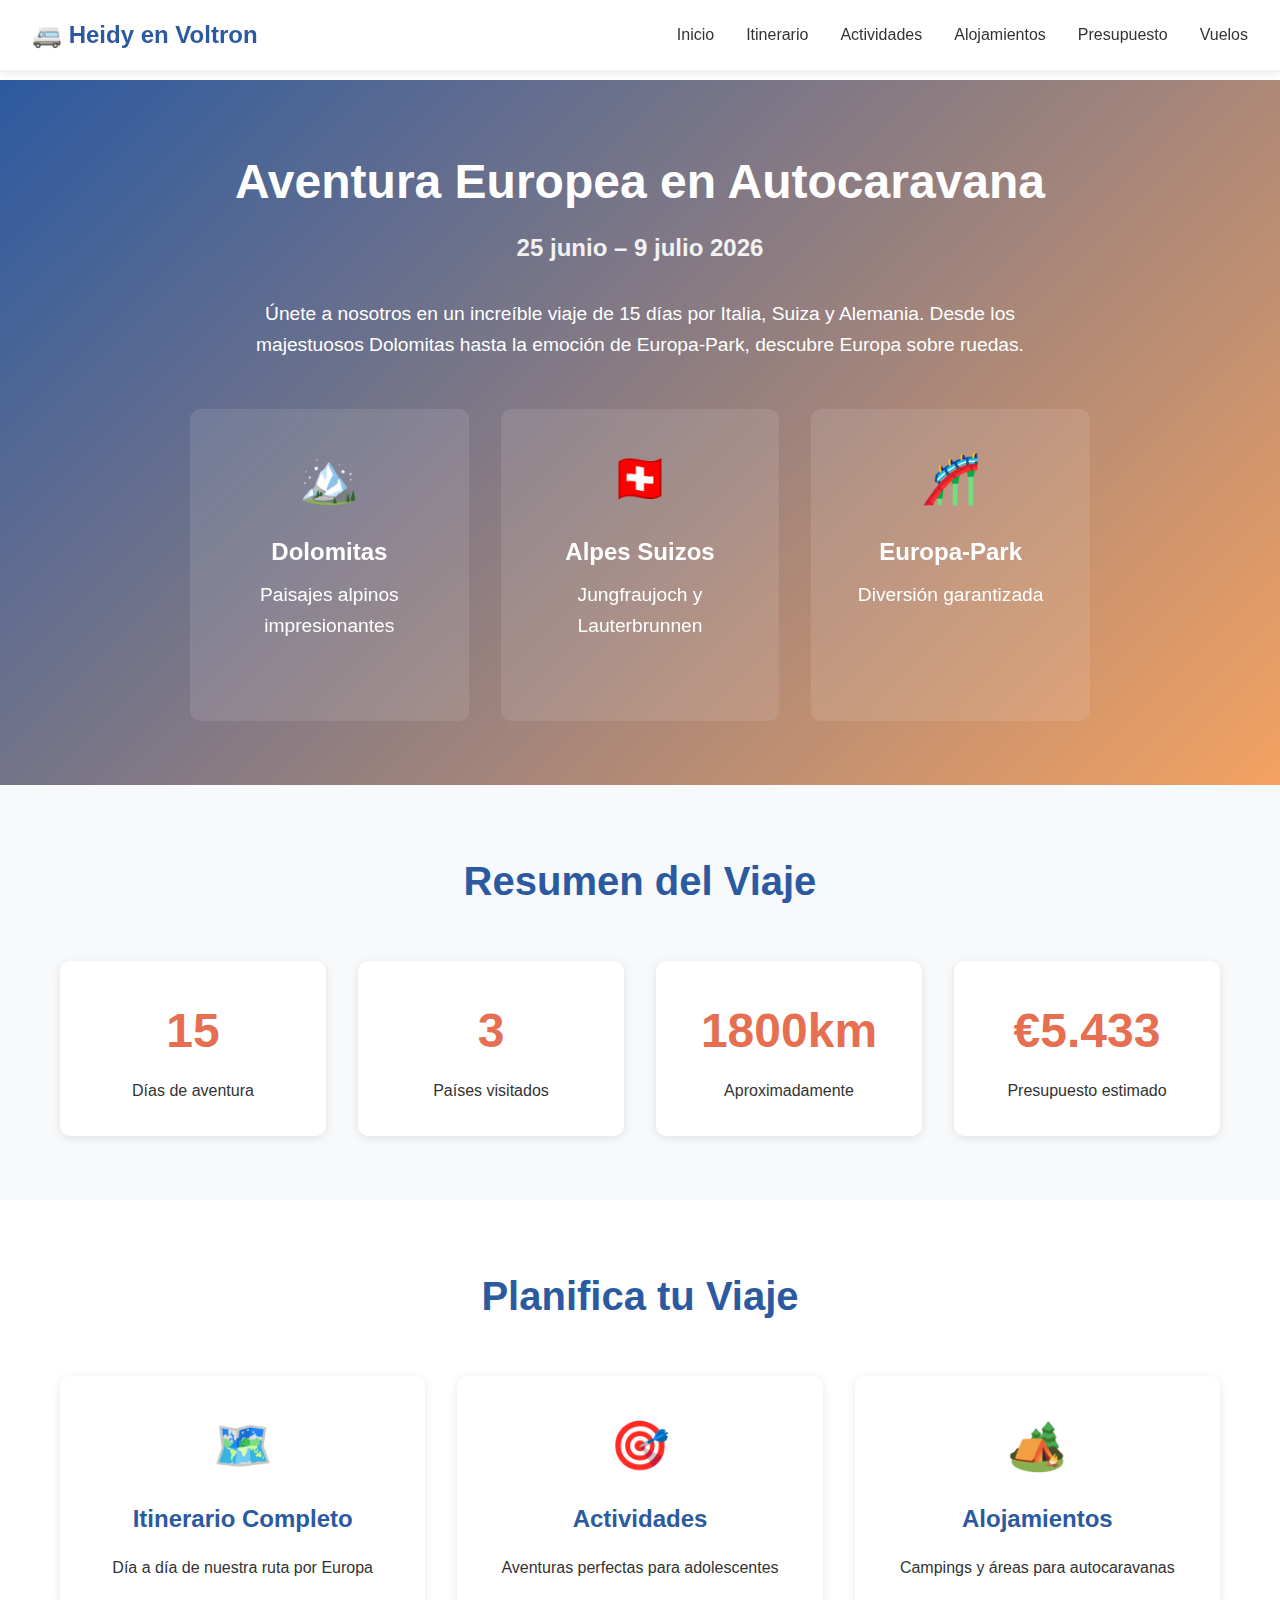
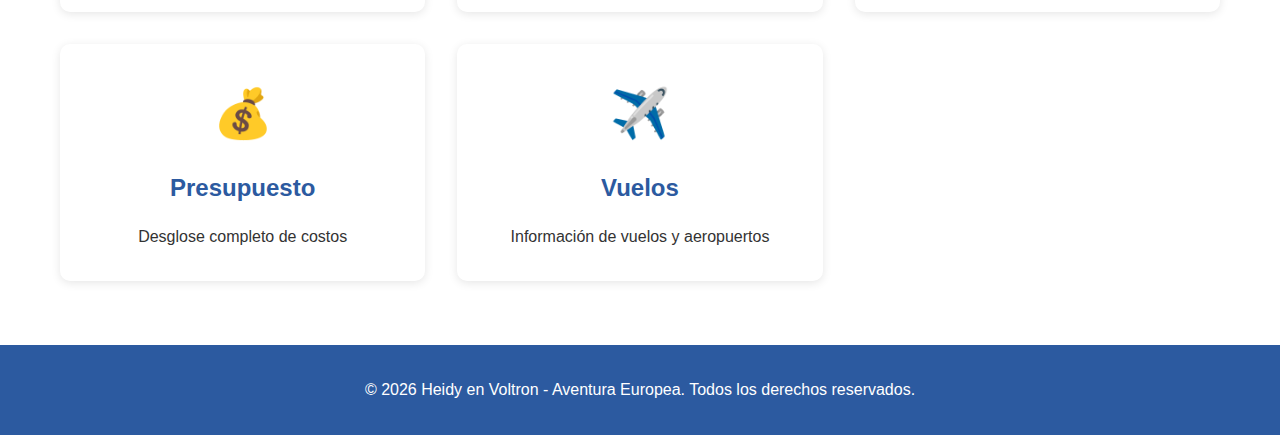
<file: index.html>
<!DOCTYPE html>
<html lang="es">
<head>
    <meta charset="UTF-8">
    <meta name="viewport" content="width=device-width, initial-scale=1.0">
    <title>Heidy en Voltron - Aventura Europea 2025</title>
    <link rel="stylesheet" href="styles.css">
</head>
<body>
    <header>
        <nav>
            <div class="logo">
                <h1>🚐 Heidy en Voltron</h1>
            </div>
            <ul class="nav-menu">
                <li><a href="index.html">Inicio</a></li>
                <li><a href="itinerario.html">Itinerario</a></li>
                <li><a href="actividades.html">Actividades</a></li>
                <li><a href="alojamientos.html">Alojamientos</a></li>
                <li><a href="presupuesto.html">Presupuesto</a></li>
                <li><a href="vuelos.html">Vuelos</a></li>
            </ul>
        </nav>
    </header>

    <main>
        <section class="hero">
            <div class="hero-content">
                <h1>Aventura Europea en Autocaravana</h1>
                <h2>25 junio – 9 julio 2026</h2>
                <p>Únete a nosotros en un increíble viaje de 15 días por Italia, Suiza y Alemania. Desde los majestuosos Dolomitas hasta la emoción de Europa-Park, descubre Europa sobre ruedas.</p>
                <div class="trip-highlights">
                    <div class="highlight">
                        <span class="icon">🏔️</span>
                        <h3>Dolomitas</h3>
                        <p>Paisajes alpinos impresionantes</p>
                    </div>
                    <div class="highlight">
                        <span class="icon">🇨🇭</span>
                        <h3>Alpes Suizos</h3>
                        <p>Jungfraujoch y Lauterbrunnen</p>
                    </div>
                    <div class="highlight">
                        <span class="icon">🎢</span>
                        <h3>Europa-Park</h3>
                        <p>Diversión garantizada</p>
                    </div>
                </div>
            </div>
        </section>

        <section class="trip-overview">
            <div class="container">
                <h2>Resumen del Viaje</h2>
                <div class="trip-stats">
                    <div class="stat">
                        <h3>15</h3>
                        <p>Días de aventura</p>
                    </div>
                    <div class="stat">
                        <h3>3</h3>
                        <p>Países visitados</p>
                    </div>
                    <div class="stat">
                        <h3>1800km</h3>
                        <p>Aproximadamente</p>
                    </div>
                    <div class="stat">
                        <h3>€5.433</h3>
                        <p>Presupuesto estimado</p>
                    </div>
                </div>
            </div>
        </section>

        <section class="quick-links">
            <div class="container">
                <h2>Planifica tu Viaje</h2>
                <div class="links-grid">
                    <a href="itinerario.html" class="link-card">
                        <span class="icon">🗺️</span>
                        <h3>Itinerario Completo</h3>
                        <p>Día a día de nuestra ruta por Europa</p>
                    </a>
                    <a href="actividades.html" class="link-card">
                        <span class="icon">🎯</span>
                        <h3>Actividades</h3>
                        <p>Aventuras perfectas para adolescentes</p>
                    </a>
                    <a href="alojamientos.html" class="link-card">
                        <span class="icon">🏕️</span>
                        <h3>Alojamientos</h3>
                        <p>Campings y áreas para autocaravanas</p>
                    </a>
                    <a href="presupuesto.html" class="link-card">
                        <span class="icon">💰</span>
                        <h3>Presupuesto</h3>
                        <p>Desglose completo de costos</p>
                    </a>
                    <a href="vuelos.html" class="link-card">
                        <span class="icon">✈️</span>
                        <h3>Vuelos</h3>
                        <p>Información de vuelos y aeropuertos</p>
                    </a>
                </div>
            </div>
        </section>
    </main>

    <footer>
        <div class="container">
            <p>&copy; 2026 Heidy en Voltron - Aventura Europea. Todos los derechos reservados.</p>
        </div>
    </footer>
</body>
</html>
</file>
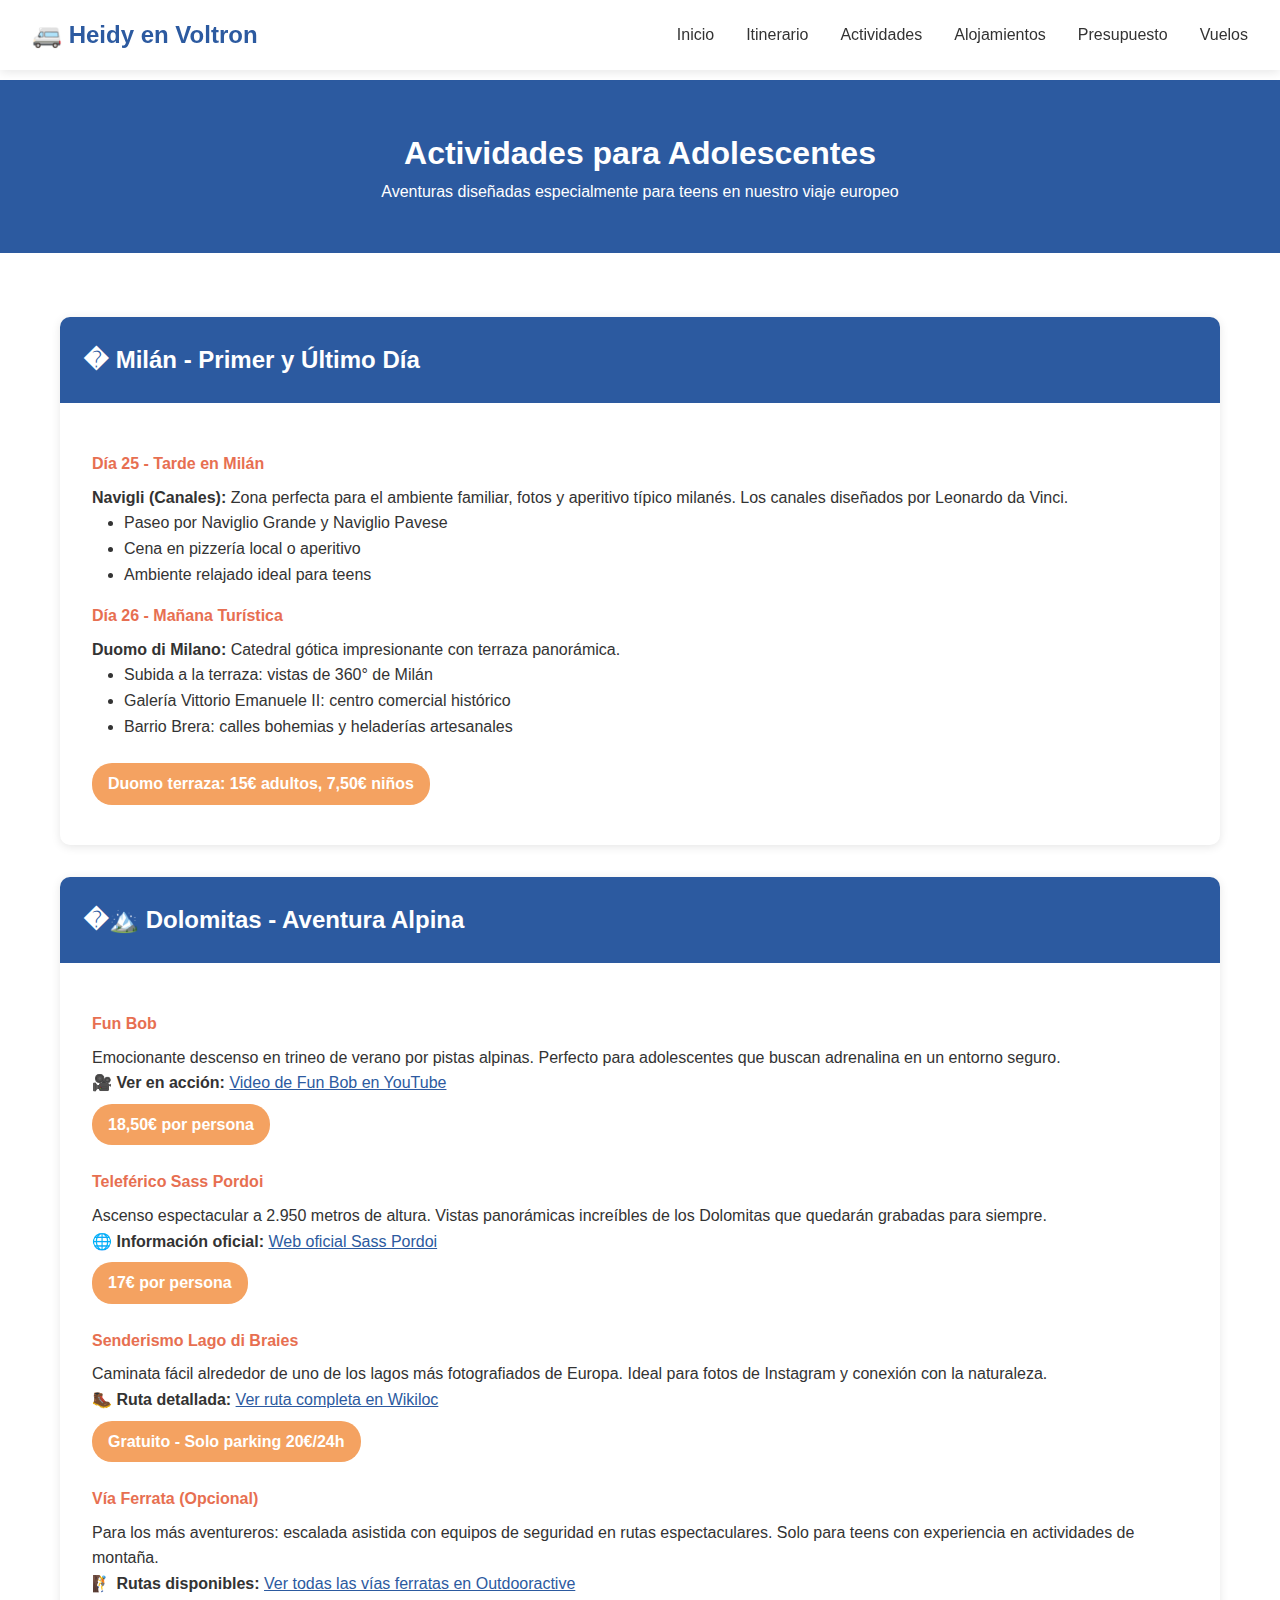
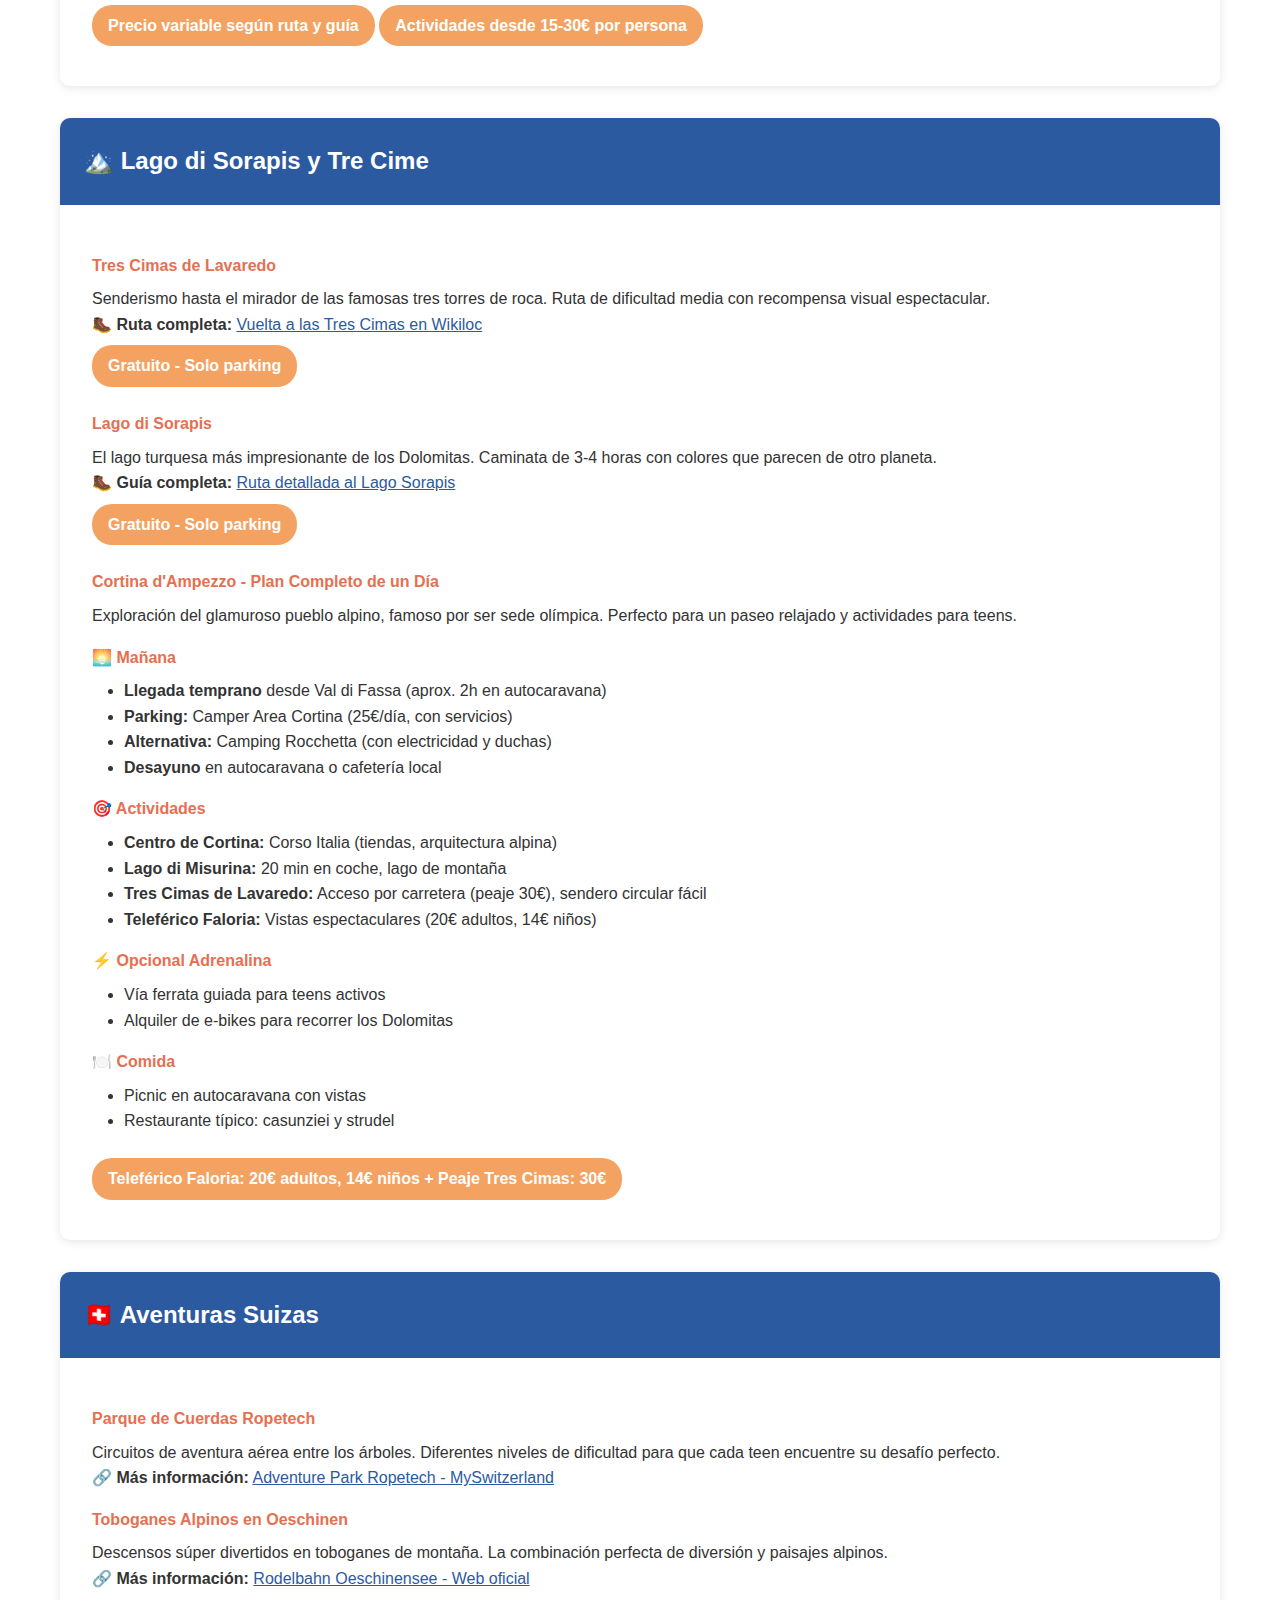
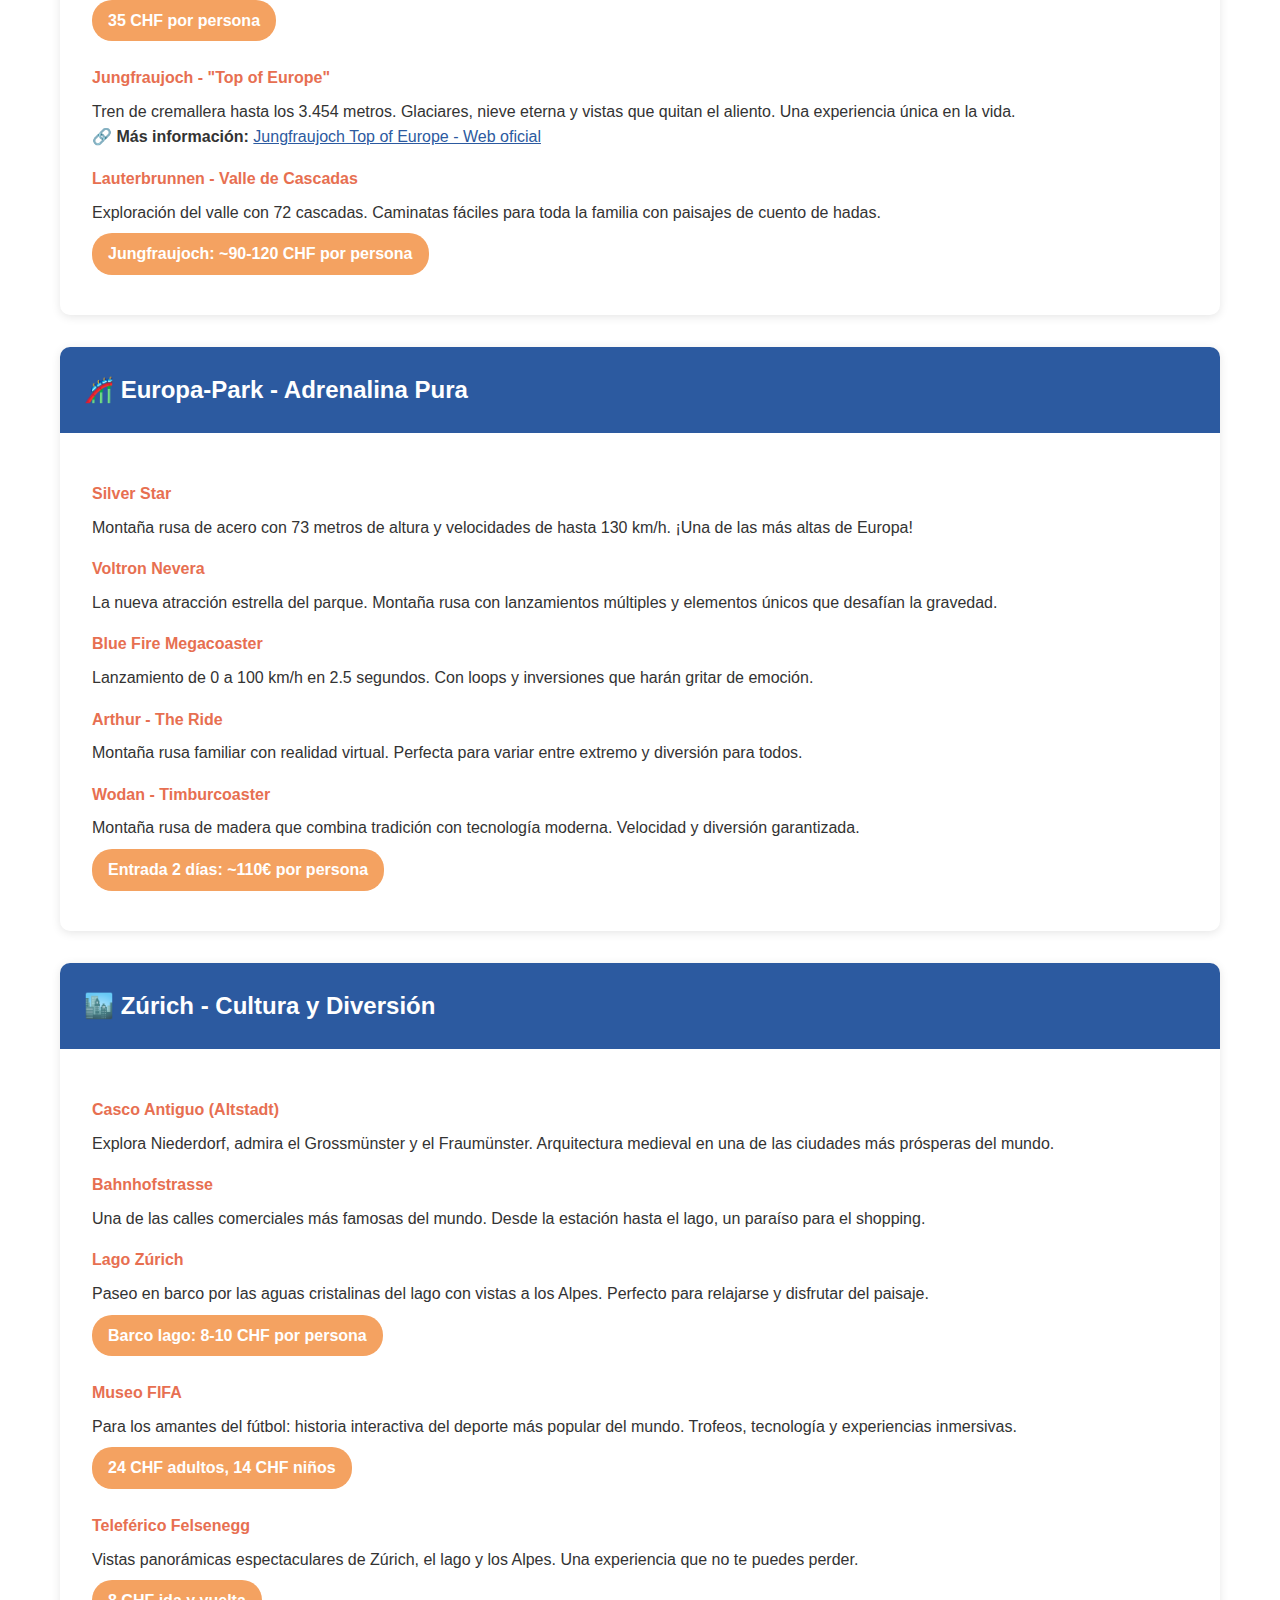
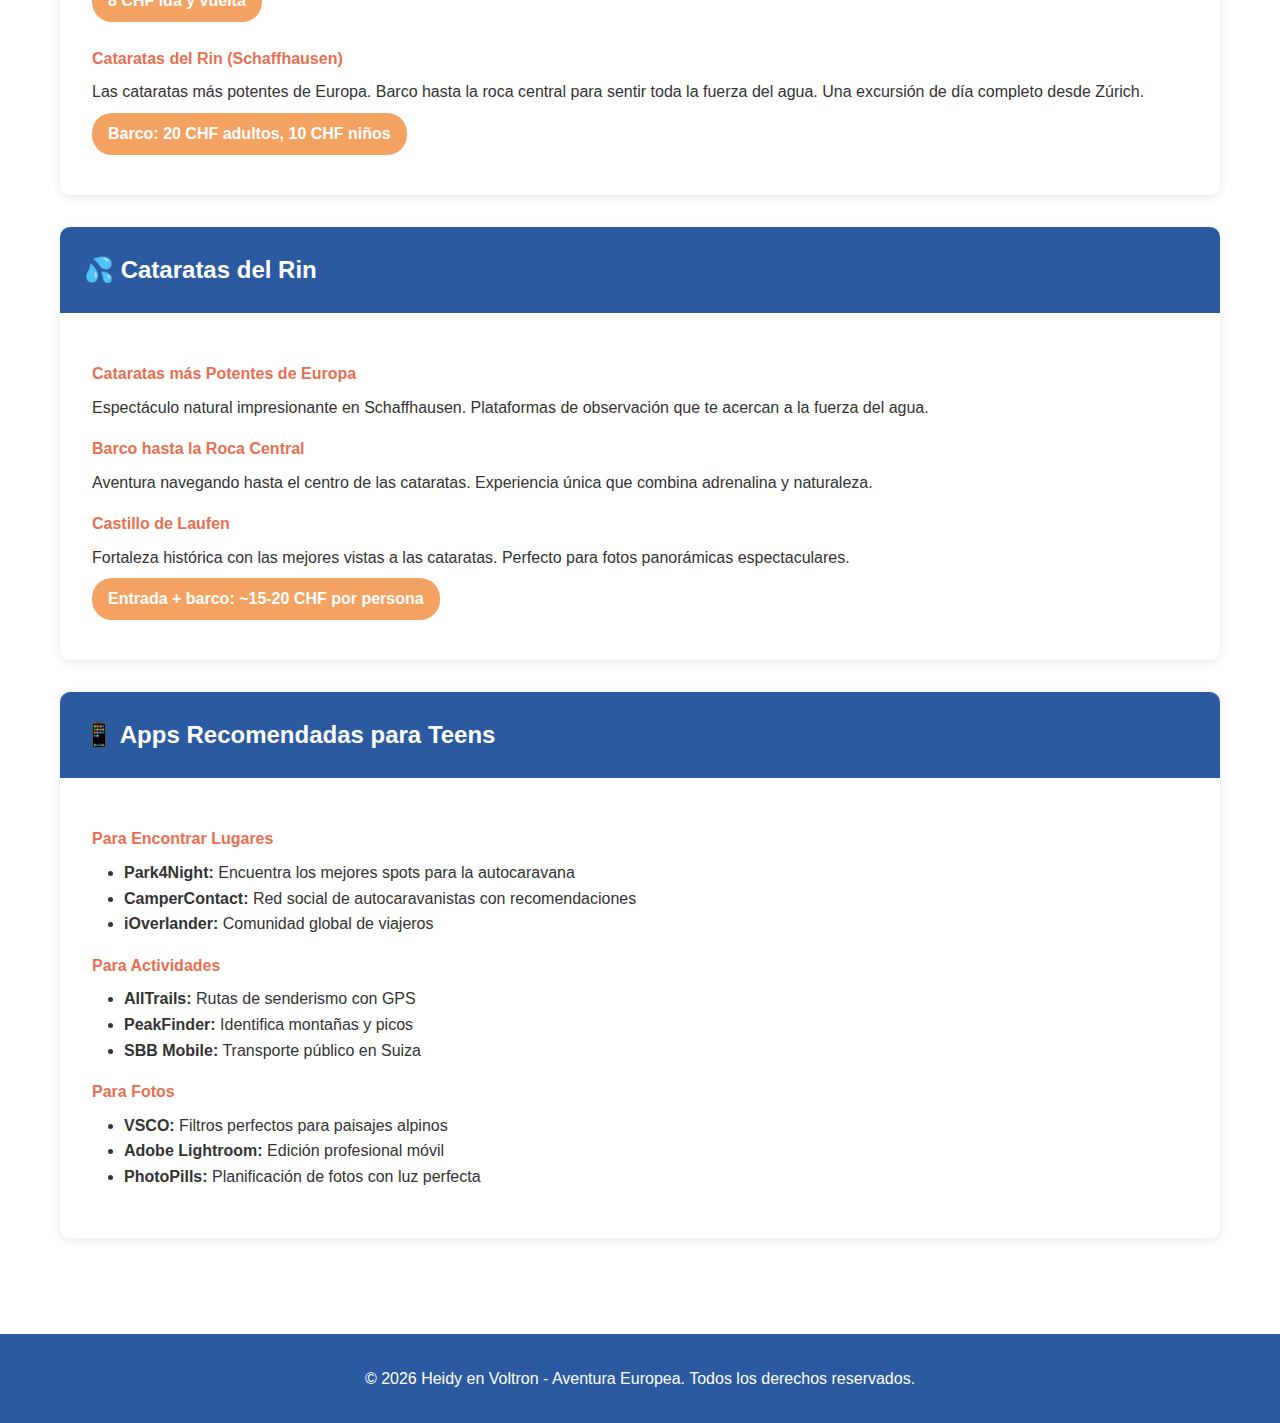
<file: actividades.html>
<!DOCTYPE html>
<html lang="es">
<head>
    <meta charset="UTF-8">
    <meta name="viewport" content="width=device-width, initial-scale=1.0">
    <title>Actividades - Heidy en Voltron</title>
    <link rel="stylesheet" href="styles.css">
</head>
<body>
    <header>
        <nav>
            <div class="logo">
                <h1>🚐 Heidy en Voltron</h1>
            </div>
            <ul class="nav-menu">
                <li><a href="index.html">Inicio</a></li>
                <li><a href="itinerario.html">Itinerario</a></li>
                <li><a href="actividades.html">Actividades</a></li>
                <li><a href="alojamientos.html">Alojamientos</a></li>
                <li><a href="presupuesto.html">Presupuesto</a></li>
                <li><a href="vuelos.html">Vuelos</a></li>
            </ul>
        </nav>
    </header>

    <main>
        <section class="page-header">
            <div class="container">
                <h1>Actividades para Adolescentes</h1>
                <p>Aventuras diseñadas especialmente para teens en nuestro viaje europeo</p>
            </div>
        </section>

        <section class="page-content">
            <div class="container">
                
                <div class="activity-card">
                    <div class="card-header">
                        <h2>�️ Milán - Primer y Último Día</h2>
                    </div>
                    <div class="card-content">
                        <h4>Día 25 - Tarde en Milán</h4>
                        <p><strong>Navigli (Canales):</strong> Zona perfecta para el ambiente familiar, fotos y aperitivo típico milanés. Los canales diseñados por Leonardo da Vinci.</p>
                        <ul>
                            <li>Paseo por Naviglio Grande y Naviglio Pavese</li>
                            <li>Cena en pizzería local o aperitivo</li>
                            <li>Ambiente relajado ideal para teens</li>
                        </ul>
                        
                        <h4>Día 26 - Mañana Turística</h4>
                        <p><strong>Duomo di Milano:</strong> Catedral gótica impresionante con terraza panorámica.</p>
                        <ul>
                            <li>Subida a la terraza: vistas de 360° de Milán</li>
                            <li>Galería Vittorio Emanuele II: centro comercial histórico</li>
                            <li>Barrio Brera: calles bohemias y heladerías artesanales</li>
                        </ul>
                        
                        <div class="price-tag">Duomo terraza: 15€ adultos, 7,50€ niños</div>
                    </div>
                </div>

                <div class="activity-card">
                    <div class="card-header">
                        <h2>�🏔️ Dolomitas - Aventura Alpina</h2>
                    </div>
                    <div class="card-content">
                        <h4>Fun Bob</h4>
                        <p>Emocionante descenso en trineo de verano por pistas alpinas. Perfecto para adolescentes que buscan adrenalina en un entorno seguro.</p>
                        
                        <p><strong>🎥 Ver en acción:</strong> <a href="https://www.youtube.com/watch?v=3rH6sK2sslY" target="_blank" style="color: #2c5aa0; text-decoration: underline;">Video de Fun Bob en YouTube</a></p>
                        
                        <div class="price-tag">18,50€ por persona</div>
                        
                        <h4>Teleférico Sass Pordoi</h4>
                        <p>Ascenso espectacular a 2.950 metros de altura. Vistas panorámicas increíbles de los Dolomitas que quedarán grabadas para siempre.</p>
                        
                        <p><strong>🌐 Información oficial:</strong> <a href="https://www.sasspordoi.it/" target="_blank" style="color: #2c5aa0; text-decoration: underline;">Web oficial Sass Pordoi</a></p>
                        
                        <div class="price-tag">17€ por persona</div>
                        
                        <h4>Senderismo Lago di Braies</h4>
                        <p>Caminata fácil alrededor de uno de los lagos más fotografiados de Europa. Ideal para fotos de Instagram y conexión con la naturaleza.</p>
                        
                        <p><strong>🥾 Ruta detallada:</strong> <a href="https://es.wikiloc.com/rutas-senderismo/lago-di-braies-dolomitas-italia-14447584" target="_blank" style="color: #2c5aa0; text-decoration: underline;">Ver ruta completa en Wikiloc</a></p>
                        
                        <div class="price-tag">Gratuito - Solo parking 20€/24h</div>
                        
                        <h4>Vía Ferrata (Opcional)</h4>
                        <p>Para los más aventureros: escalada asistida con equipos de seguridad en rutas espectaculares. Solo para teens con experiencia en actividades de montaña.</p>
                        
                        <p><strong>🧗 Rutas disponibles:</strong> <a href="https://www.outdooractive.com/es/vias-ferratas/region-dolomites-plan-de-corones/vias-ferratas-en-region-dolomites-plan-de-corones/2500634/" target="_blank" style="color: #2c5aa0; text-decoration: underline;">Ver todas las vías ferratas en Outdooractive</a></p>
                        
                        <div class="price-tag">Precio variable según ruta y guía</div>
                        
                        <div class="price-tag">Actividades desde 15-30€ por persona</div>
                    </div>
                </div>

                <div class="activity-card">
                    <div class="card-header">
                        <h2>🏔️ Lago di Sorapis y Tre Cime</h2>
                    </div>
                    <div class="card-content">
                        <h4>Tres Cimas de Lavaredo</h4>
                        <p>Senderismo hasta el mirador de las famosas tres torres de roca. Ruta de dificultad media con recompensa visual espectacular.</p>
                        
                        <p><strong>🥾 Ruta completa:</strong> <a href="https://es.wikiloc.com/rutas-senderismo/vuelta-a-las-tres-cimas-del-lavaredo-dolomitas-italia-14376291" target="_blank" style="color: #2c5aa0; text-decoration: underline;">Vuelta a las Tres Cimas en Wikiloc</a></p>
                        
                        <div class="price-tag">Gratuito - Solo parking</div>
                        
                        <h4>Lago di Sorapis</h4>
                        <p>El lago turquesa más impresionante de los Dolomitas. Caminata de 3-4 horas con colores que parecen de otro planeta.</p>
                        
                        <p><strong>🥾 Guía completa:</strong> <a href="https://viajeros30.com/europa/italia/ruta-lago-sorapis/" target="_blank" style="color: #2c5aa0; text-decoration: underline;">Ruta detallada al Lago Sorapis</a></p>
                        
                        <div class="price-tag">Gratuito - Solo parking</div>
                        
                        <h4>Cortina d'Ampezzo - Plan Completo de un Día</h4>
                        <p>Exploración del glamuroso pueblo alpino, famoso por ser sede olímpica. Perfecto para un paseo relajado y actividades para teens.</p>
                        
                        <h4>🌅 Mañana</h4>
                        <ul>
                            <li><strong>Llegada temprano</strong> desde Val di Fassa (aprox. 2h en autocaravana)</li>
                            <li><strong>Parking:</strong> Camper Area Cortina (25€/día, con servicios)</li>
                            <li><strong>Alternativa:</strong> Camping Rocchetta (con electricidad y duchas)</li>
                            <li><strong>Desayuno</strong> en autocaravana o cafetería local</li>
                        </ul>
                        
                        <h4>🎯 Actividades</h4>
                        <ul>
                            <li><strong>Centro de Cortina:</strong> Corso Italia (tiendas, arquitectura alpina)</li>
                            <li><strong>Lago di Misurina:</strong> 20 min en coche, lago de montaña</li>
                            <li><strong>Tres Cimas de Lavaredo:</strong> Acceso por carretera (peaje 30€), sendero circular fácil</li>
                            <li><strong>Teleférico Faloria:</strong> Vistas espectaculares (20€ adultos, 14€ niños)</li>
                        </ul>
                        
                        <h4>⚡ Opcional Adrenalina</h4>
                        <ul>
                            <li>Vía ferrata guiada para teens activos</li>
                            <li>Alquiler de e-bikes para recorrer los Dolomitas</li>
                        </ul>
                        
                        <h4>🍽️ Comida</h4>
                        <ul>
                            <li>Picnic en autocaravana con vistas</li>
                            <li>Restaurante típico: casunziei y strudel</li>
                        </ul>
                        
                        <div class="price-tag">Teleférico Faloria: 20€ adultos, 14€ niños + Peaje Tres Cimas: 30€</div>
                    </div>
                </div>

                <div class="activity-card">
                    <div class="card-header">
                        <h2>🇨🇭 Aventuras Suizas</h2>
                    </div>
                    <div class="card-content">
                        <h4>Parque de Cuerdas Ropetech</h4>
                        <p>Circuitos de aventura aérea entre los árboles. Diferentes niveles de dificultad para que cada teen encuentre su desafío perfecto.</p>
                        <p><strong>🔗 Más información:</strong> <a href="https://www.myswitzerland.com/en/experiences/adventure-park-ropetech/" target="_blank" style="color: #2c5aa0; text-decoration: underline;">Adventure Park Ropetech - MySwitzerland</a></p>
                        
                        <h4>Toboganes Alpinos en Oeschinen</h4>
                        <p>Descensos súper divertidos en toboganes de montaña. La combinación perfecta de diversión y paisajes alpinos.</p>
                        <p><strong>🔗 Más información:</strong> <a href="https://www.oeschinensee.ch/es/rodelbahn/" target="_blank" style="color: #2c5aa0; text-decoration: underline;">Rodelbahn Oeschinensee - Web oficial</a></p>
                        <div class="price-tag">35 CHF por persona</div>
                        
                        <h4>Jungfraujoch - "Top of Europe"</h4>
                        <p>Tren de cremallera hasta los 3.454 metros. Glaciares, nieve eterna y vistas que quitan el aliento. Una experiencia única en la vida.</p>
                        <p><strong>🔗 Más información:</strong> <a href="https://www.jungfrau.ch/en-gb/jungfraujoch-top-of-europe/" target="_blank" style="color: #2c5aa0; text-decoration: underline;">Jungfraujoch Top of Europe - Web oficial</a></p>
                        
                        <h4>Lauterbrunnen - Valle de Cascadas</h4>
                        <p>Exploración del valle con 72 cascadas. Caminatas fáciles para toda la familia con paisajes de cuento de hadas.</p>
                        
                        <div class="price-tag">Jungfraujoch: ~90-120 CHF por persona</div>
                    </div>
                </div>

                <div class="activity-card">
                    <div class="card-header">
                        <h2>🎢 Europa-Park - Adrenalina Pura</h2>
                    </div>
                    <div class="card-content">
                        <h4>Silver Star</h4>
                        <p>Montaña rusa de acero con 73 metros de altura y velocidades de hasta 130 km/h. ¡Una de las más altas de Europa!</p>
                        
                        <h4>Voltron Nevera</h4>
                        <p>La nueva atracción estrella del parque. Montaña rusa con lanzamientos múltiples y elementos únicos que desafían la gravedad.</p>
                        
                        <h4>Blue Fire Megacoaster</h4>
                        <p>Lanzamiento de 0 a 100 km/h en 2.5 segundos. Con loops y inversiones que harán gritar de emoción.</p>
                        
                        <h4>Arthur - The Ride</h4>
                        <p>Montaña rusa familiar con realidad virtual. Perfecta para variar entre extremo y diversión para todos.</p>
                        
                        <h4>Wodan - Timburcoaster</h4>
                        <p>Montaña rusa de madera que combina tradición con tecnología moderna. Velocidad y diversión garantizada.</p>
                        
                        <div class="price-tag">Entrada 2 días: ~110€ por persona</div>
                    </div>
                </div>

                <div class="activity-card">
                    <div class="card-header">
                        <h2>🏙️ Zúrich - Cultura y Diversión</h2>
                    </div>
                    <div class="card-content">
                        <h4>Casco Antiguo (Altstadt)</h4>
                        <p>Explora Niederdorf, admira el Grossmünster y el Fraumünster. Arquitectura medieval en una de las ciudades más prósperas del mundo.</p>
                        
                        <h4>Bahnhofstrasse</h4>
                        <p>Una de las calles comerciales más famosas del mundo. Desde la estación hasta el lago, un paraíso para el shopping.</p>
                        
                        <h4>Lago Zúrich</h4>
                        <p>Paseo en barco por las aguas cristalinas del lago con vistas a los Alpes. Perfecto para relajarse y disfrutar del paisaje.</p>
                        <div class="price-tag">Barco lago: 8-10 CHF por persona</div>
                        
                        <h4>Museo FIFA</h4>
                        <p>Para los amantes del fútbol: historia interactiva del deporte más popular del mundo. Trofeos, tecnología y experiencias inmersivas.</p>
                        <div class="price-tag">24 CHF adultos, 14 CHF niños</div>
                        
                        <h4>Teleférico Felsenegg</h4>
                        <p>Vistas panorámicas espectaculares de Zúrich, el lago y los Alpes. Una experiencia que no te puedes perder.</p>
                        <div class="price-tag">8 CHF ida y vuelta</div>
                        
                        <h4>Cataratas del Rin (Schaffhausen)</h4>
                        <p>Las cataratas más potentes de Europa. Barco hasta la roca central para sentir toda la fuerza del agua. Una excursión de día completo desde Zúrich.</p>
                        <div class="price-tag">Barco: 20 CHF adultos, 10 CHF niños</div>
                    </div>
                </div>

                <div class="activity-card">
                    <div class="card-header">
                        <h2>💦 Cataratas del Rin</h2>
                    </div>
                    <div class="card-content">
                        <h4>Cataratas más Potentes de Europa</h4>
                        <p>Espectáculo natural impresionante en Schaffhausen. Plataformas de observación que te acercan a la fuerza del agua.</p>
                        
                        <h4>Barco hasta la Roca Central</h4>
                        <p>Aventura navegando hasta el centro de las cataratas. Experiencia única que combina adrenalina y naturaleza.</p>
                        
                        <h4>Castillo de Laufen</h4>
                        <p>Fortaleza histórica con las mejores vistas a las cataratas. Perfecto para fotos panorámicas espectaculares.</p>
                        
                        <div class="price-tag">Entrada + barco: ~15-20 CHF por persona</div>
                    </div>
                </div>

                <div class="activity-card">
                    <div class="card-header">
                        <h2>📱 Apps Recomendadas para Teens</h2>
                    </div>
                    <div class="card-content">
                        <h4>Para Encontrar Lugares</h4>
                        <ul>
                            <li><strong>Park4Night:</strong> Encuentra los mejores spots para la autocaravana</li>
                            <li><strong>CamperContact:</strong> Red social de autocaravanistas con recomendaciones</li>
                            <li><strong>iOverlander:</strong> Comunidad global de viajeros</li>
                        </ul>
                        
                        <h4>Para Actividades</h4>
                        <ul>
                            <li><strong>AllTrails:</strong> Rutas de senderismo con GPS</li>
                            <li><strong>PeakFinder:</strong> Identifica montañas y picos</li>
                            <li><strong>SBB Mobile:</strong> Transporte público en Suiza</li>
                        </ul>
                        
                        <h4>Para Fotos</h4>
                        <ul>
                            <li><strong>VSCO:</strong> Filtros perfectos para paisajes alpinos</li>
                            <li><strong>Adobe Lightroom:</strong> Edición profesional móvil</li>
                            <li><strong>PhotoPills:</strong> Planificación de fotos con luz perfecta</li>
                        </ul>
                    </div>
                </div>

            </div>
        </section>
    </main>

    <footer>
        <div class="container">
            <p>&copy; 2026 Heidy en Voltron - Aventura Europea. Todos los derechos reservados.</p>
        </div>
    </footer>
</body>
</html>
</file>
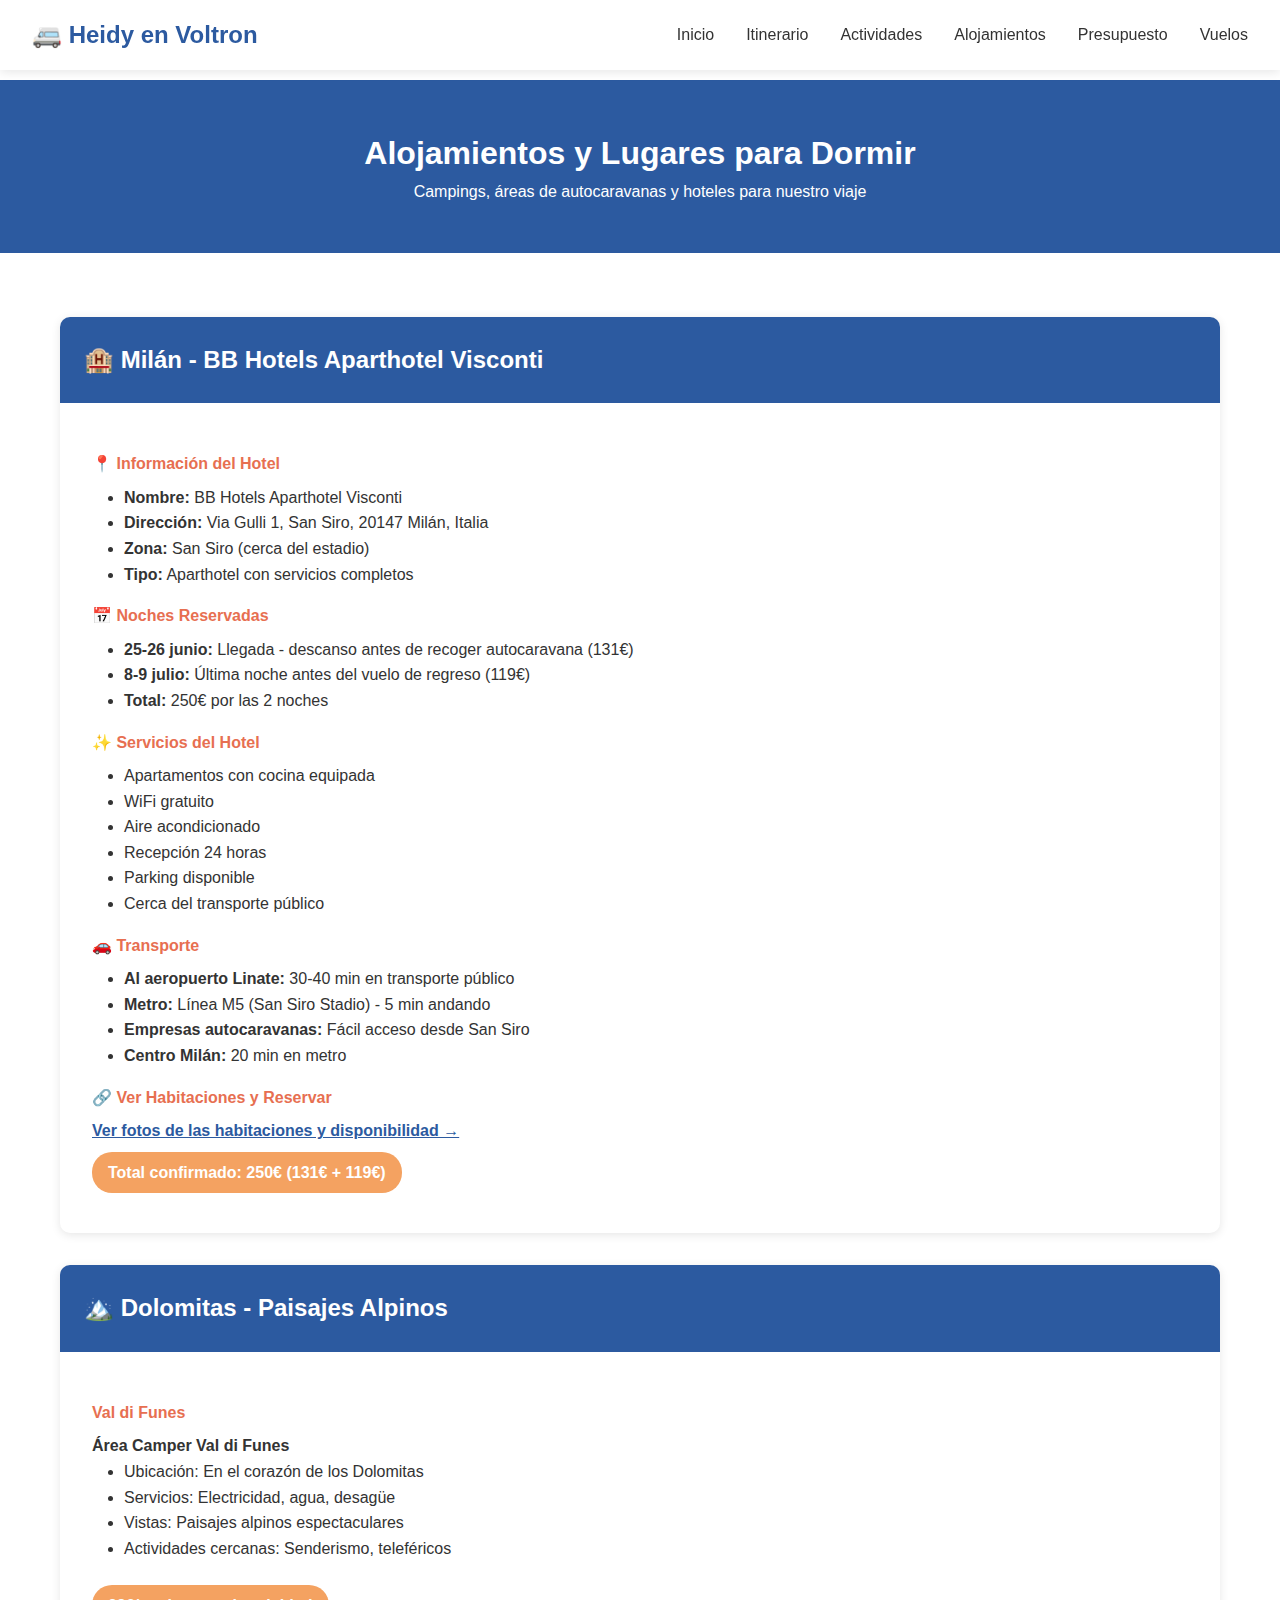
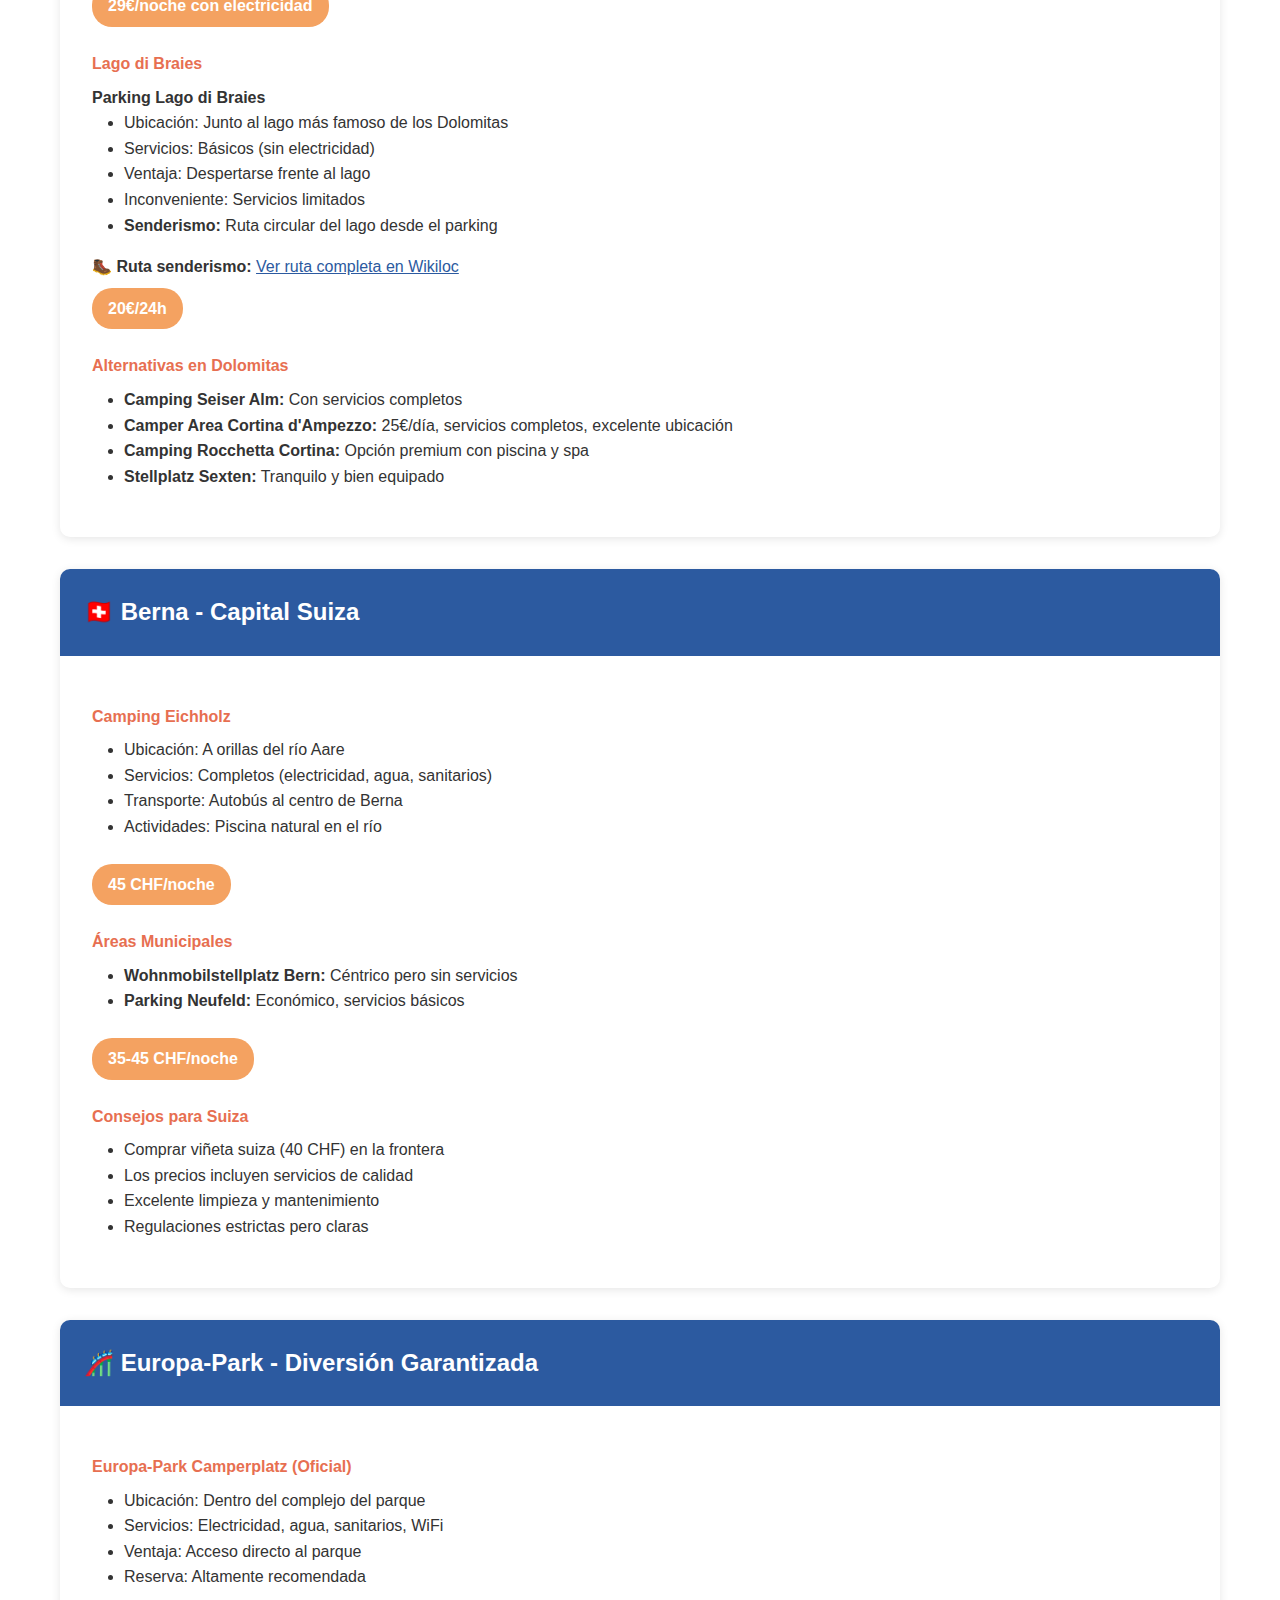
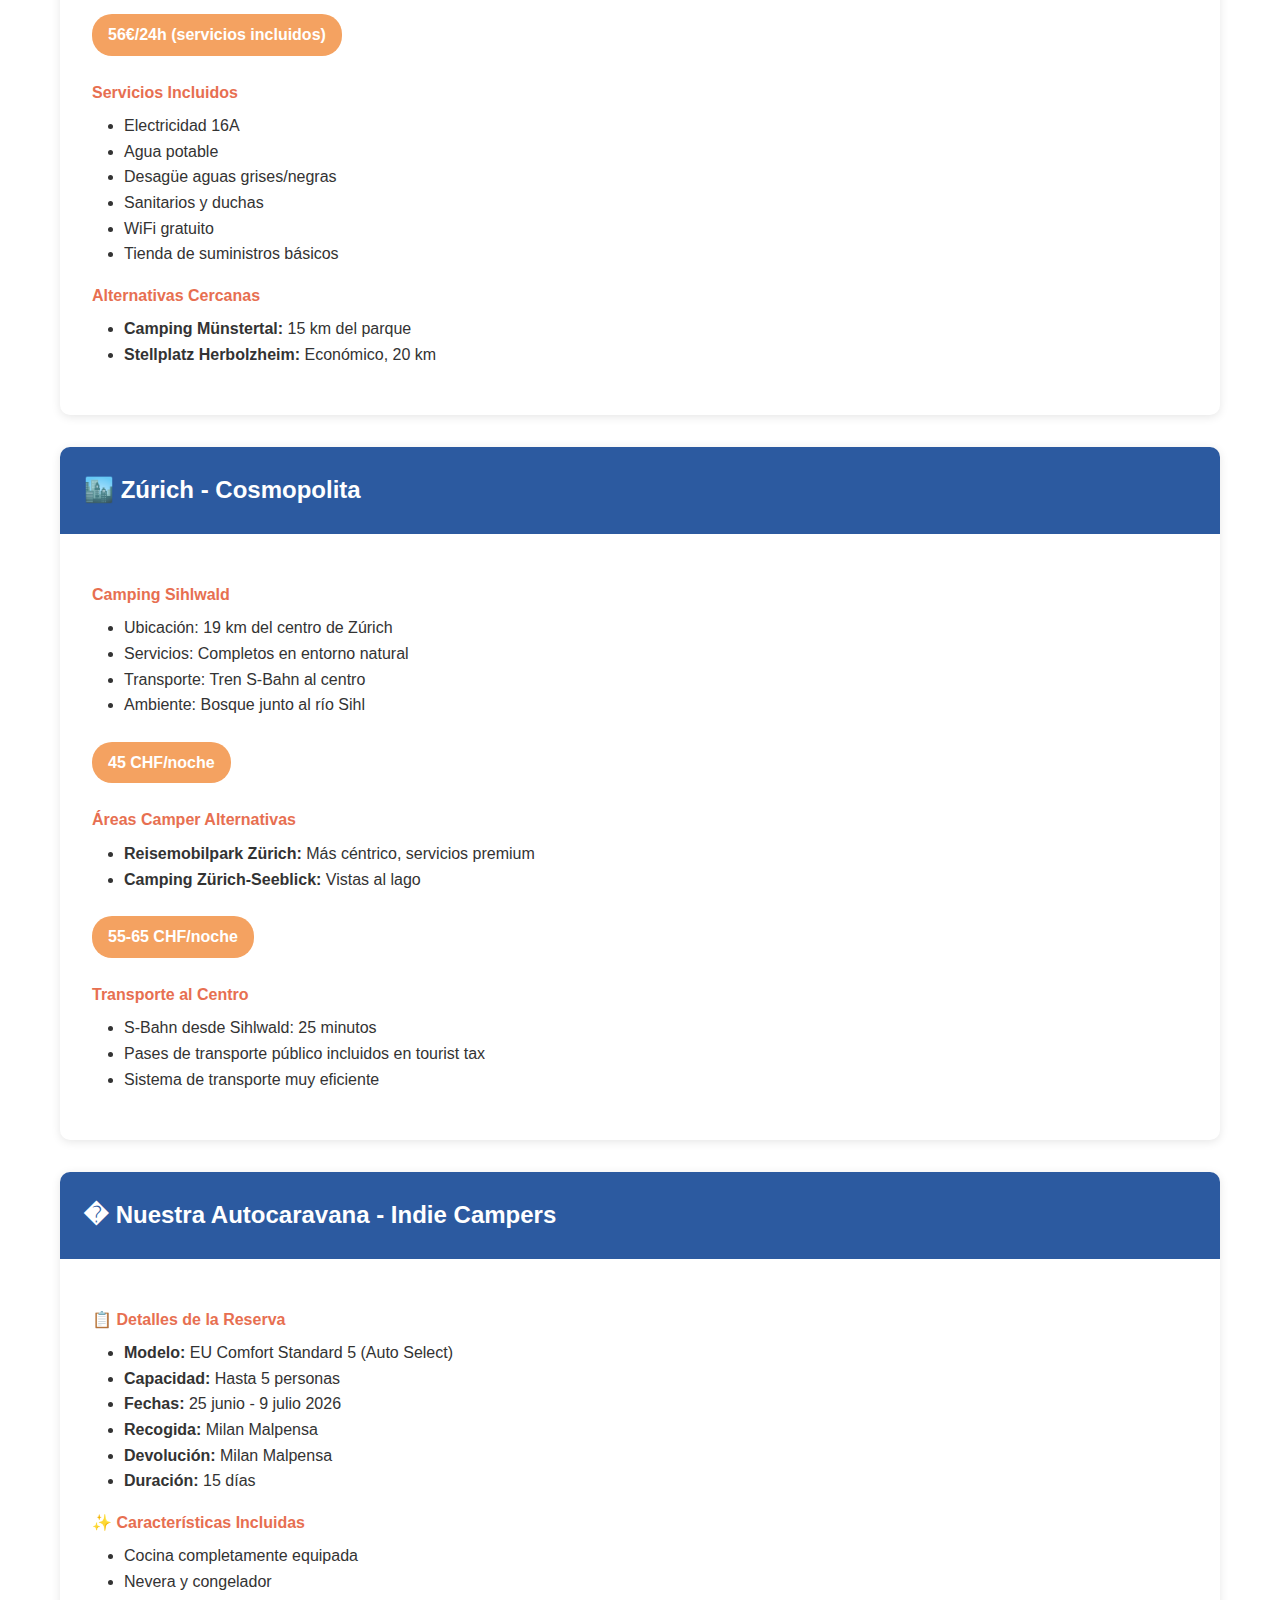
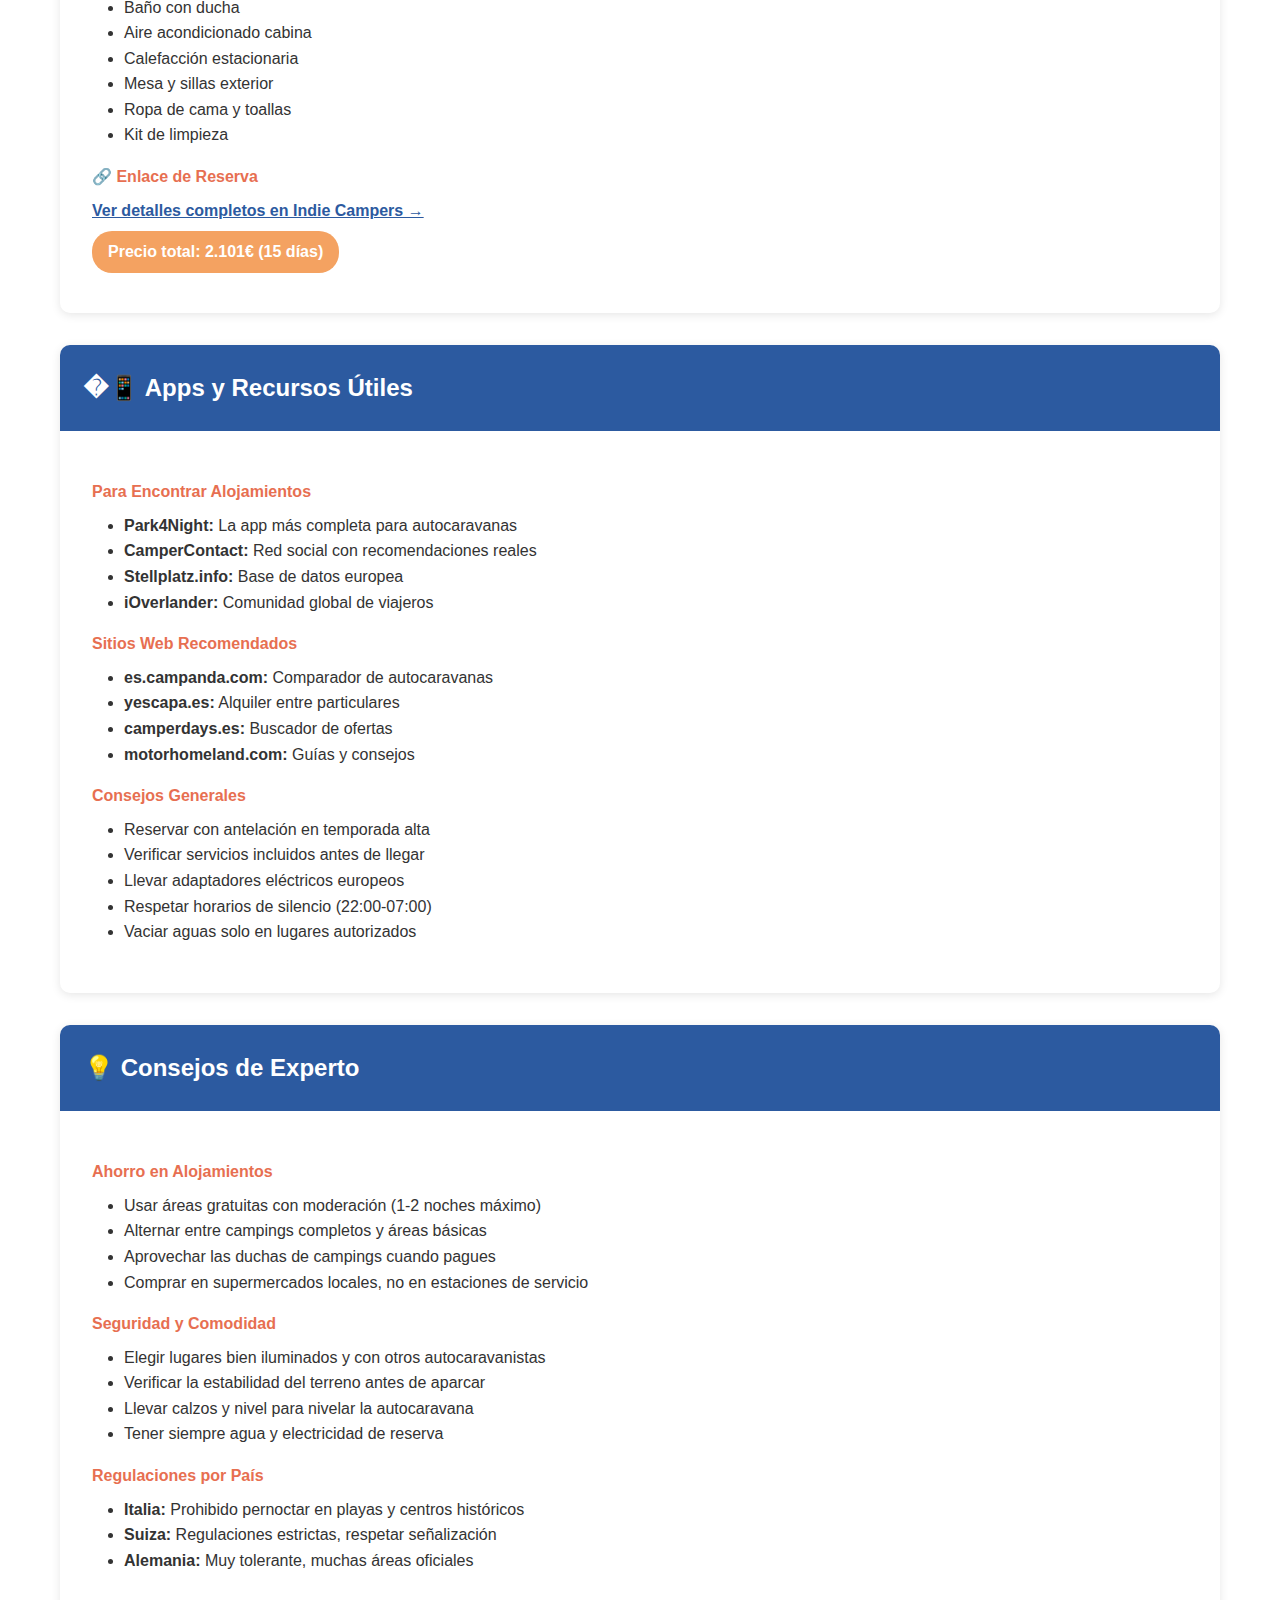
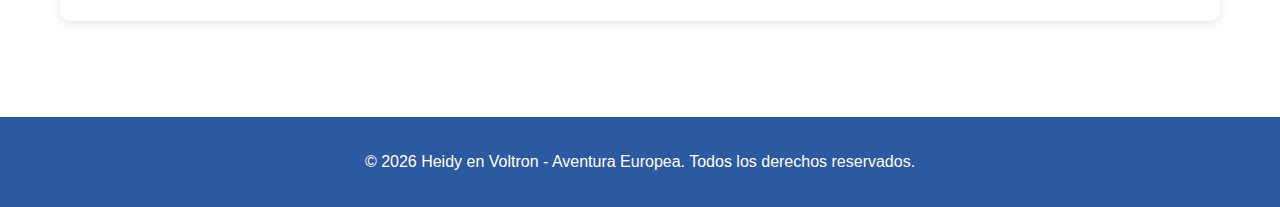
<file: alojamientos.html>
<!DOCTYPE html>
<html lang="es">
<head>
    <meta charset="UTF-8">
    <meta name="viewport" content="width=device-width, initial-scale=1.0">
    <title>Alojamientos - Heidy en Voltron</title>
    <link rel="stylesheet" href="styles.css">
</head>
<body>
    <header>
        <nav>
            <div class="logo">
                <h1>🚐 Heidy en Voltron</h1>
            </div>
            <ul class="nav-menu">
                <li><a href="index.html">Inicio</a></li>
                <li><a href="itinerario.html">Itinerario</a></li>
                <li><a href="actividades.html">Actividades</a></li>
                <li><a href="alojamientos.html">Alojamientos</a></li>
                <li><a href="presupuesto.html">Presupuesto</a></li>
                <li><a href="vuelos.html">Vuelos</a></li>
            </ul>
        </nav>
    </header>

    <main>
        <section class="page-header">
            <div class="container">
                <h1>Alojamientos y Lugares para Dormir</h1>
                <p>Campings, áreas de autocaravanas y hoteles para nuestro viaje</p>
            </div>
        </section>

        <section class="page-content">
            <div class="container">
                
                <div class="accommodation-card">
                    <div class="card-header">
                        <h2>🏨 Milán - BB Hotels Aparthotel Visconti</h2>
                    </div>
                    <div class="card-content">
                        <h4>📍 Información del Hotel</h4>
                        <ul>
                            <li><strong>Nombre:</strong> BB Hotels Aparthotel Visconti</li>
                            <li><strong>Dirección:</strong> Via Gulli 1, San Siro, 20147 Milán, Italia</li>
                            <li><strong>Zona:</strong> San Siro (cerca del estadio)</li>
                            <li><strong>Tipo:</strong> Aparthotel con servicios completos</li>
                        </ul>

                        <h4>📅 Noches Reservadas</h4>
                        <ul>
                            <li><strong>25-26 junio:</strong> Llegada - descanso antes de recoger autocaravana (131€)</li>
                            <li><strong>8-9 julio:</strong> Última noche antes del vuelo de regreso (119€)</li>
                            <li><strong>Total:</strong> 250€ por las 2 noches</li>
                        </ul>
                        
                        <h4>✨ Servicios del Hotel</h4>
                        <ul>
                            <li>Apartamentos con cocina equipada</li>
                            <li>WiFi gratuito</li>
                            <li>Aire acondicionado</li>
                            <li>Recepción 24 horas</li>
                            <li>Parking disponible</li>
                            <li>Cerca del transporte público</li>
                        </ul>

                        <h4>🚗 Transporte</h4>
                        <ul>
                            <li><strong>Al aeropuerto Linate:</strong> 30-40 min en transporte público</li>
                            <li><strong>Metro:</strong> Línea M5 (San Siro Stadio) - 5 min andando</li>
                            <li><strong>Empresas autocaravanas:</strong> Fácil acceso desde San Siro</li>
                            <li><strong>Centro Milán:</strong> 20 min en metro</li>
                        </ul>

                        <h4>🔗 Ver Habitaciones y Reservar</h4>
                        <p><a href="https://www.guestreservations.com/bb-hotels-aparthotel-visconti/booking?utm_source=google&utm_medium=cpc&utm_campaign=22657526061&gad_source=1&gad_campaignid=22657526061&gbraid=0AAAAADiMQMYAnyoVF9dCJqJEruk1qDcs5&gclid=Cj0KCQiAiebIBhDmARIsAE8PGNI8CcAVrrbtlreSOi95CbN4nHXWpjB2fowECcxN-q3N0ihwCl0y3xwaAtbOEALw_wcB" target="_blank" style="color: #2c5aa0; text-decoration: underline; font-weight: bold;">Ver fotos de las habitaciones y disponibilidad →</a></p>
                        
                        <div class="price-tag">Total confirmado: 250€ (131€ + 119€)</div>
                    </div>
                </div>

                <div class="accommodation-card">
                    <div class="card-header">
                        <h2>🏔️ Dolomitas - Paisajes Alpinos</h2>
                    </div>
                    <div class="card-content">
                        <h4>Val di Funes</h4>
                        <p><strong>Área Camper Val di Funes</strong></p>
                        <ul>
                            <li>Ubicación: En el corazón de los Dolomitas</li>
                            <li>Servicios: Electricidad, agua, desagüe</li>
                            <li>Vistas: Paisajes alpinos espectaculares</li>
                            <li>Actividades cercanas: Senderismo, teleféricos</li>
                        </ul>
                        <div class="price-tag">29€/noche con electricidad</div>
                        
                        <h4>Lago di Braies</h4>
                        <p><strong>Parking Lago di Braies</strong></p>
                        <ul>
                            <li>Ubicación: Junto al lago más famoso de los Dolomitas</li>
                            <li>Servicios: Básicos (sin electricidad)</li>
                            <li>Ventaja: Despertarse frente al lago</li>
                            <li>Inconveniente: Servicios limitados</li>
                            <li><strong>Senderismo:</strong> Ruta circular del lago desde el parking</li>
                        </ul>
                        
                        <p><strong>🥾 Ruta senderismo:</strong> <a href="https://es.wikiloc.com/rutas-senderismo/lago-di-braies-dolomitas-italia-14447584" target="_blank" style="color: #2c5aa0; text-decoration: underline;">Ver ruta completa en Wikiloc</a></p>
                        
                        <div class="price-tag">20€/24h</div>
                        
                        <h4>Alternativas en Dolomitas</h4>
                        <ul>
                            <li><strong>Camping Seiser Alm:</strong> Con servicios completos</li>
                            <li><strong>Camper Area Cortina d'Ampezzo:</strong> 25€/día, servicios completos, excelente ubicación</li>
                            <li><strong>Camping Rocchetta Cortina:</strong> Opción premium con piscina y spa</li>
                            <li><strong>Stellplatz Sexten:</strong> Tranquilo y bien equipado</li>
                        </ul>
                    </div>
                </div>

                <div class="accommodation-card">
                    <div class="card-header">
                        <h2>🇨🇭 Berna - Capital Suiza</h2>
                    </div>
                    <div class="card-content">
                        <h4>Camping Eichholz</h4>
                        <ul>
                            <li>Ubicación: A orillas del río Aare</li>
                            <li>Servicios: Completos (electricidad, agua, sanitarios)</li>
                            <li>Transporte: Autobús al centro de Berna</li>
                            <li>Actividades: Piscina natural en el río</li>
                        </ul>
                        <div class="price-tag">45 CHF/noche</div>
                        
                        <h4>Áreas Municipales</h4>
                        <ul>
                            <li><strong>Wohnmobilstellplatz Bern:</strong> Céntrico pero sin servicios</li>
                            <li><strong>Parking Neufeld:</strong> Económico, servicios básicos</li>
                        </ul>
                        <div class="price-tag">35-45 CHF/noche</div>
                        
                        <h4>Consejos para Suiza</h4>
                        <ul>
                            <li>Comprar viñeta suiza (40 CHF) en la frontera</li>
                            <li>Los precios incluyen servicios de calidad</li>
                            <li>Excelente limpieza y mantenimiento</li>
                            <li>Regulaciones estrictas pero claras</li>
                        </ul>
                    </div>
                </div>

                <div class="accommodation-card">
                    <div class="card-header">
                        <h2>🎢 Europa-Park - Diversión Garantizada</h2>
                    </div>
                    <div class="card-content">
                        <h4>Europa-Park Camperplatz (Oficial)</h4>
                        <ul>
                            <li>Ubicación: Dentro del complejo del parque</li>
                            <li>Servicios: Electricidad, agua, sanitarios, WiFi</li>
                            <li>Ventaja: Acceso directo al parque</li>
                            <li>Reserva: Altamente recomendada</li>
                        </ul>
                        <div class="price-tag">56€/24h (servicios incluidos)</div>
                        
                        <h4>Servicios Incluidos</h4>
                        <ul>
                            <li>Electricidad 16A</li>
                            <li>Agua potable</li>
                            <li>Desagüe aguas grises/negras</li>
                            <li>Sanitarios y duchas</li>
                            <li>WiFi gratuito</li>
                            <li>Tienda de suministros básicos</li>
                        </ul>
                        
                        <h4>Alternativas Cercanas</h4>
                        <ul>
                            <li><strong>Camping Münstertal:</strong> 15 km del parque</li>
                            <li><strong>Stellplatz Herbolzheim:</strong> Económico, 20 km</li>
                        </ul>
                    </div>
                </div>

                <div class="accommodation-card">
                    <div class="card-header">
                        <h2>🏙️ Zúrich - Cosmopolita</h2>
                    </div>
                    <div class="card-content">
                        <h4>Camping Sihlwald</h4>
                        <ul>
                            <li>Ubicación: 19 km del centro de Zúrich</li>
                            <li>Servicios: Completos en entorno natural</li>
                            <li>Transporte: Tren S-Bahn al centro</li>
                            <li>Ambiente: Bosque junto al río Sihl</li>
                        </ul>
                        <div class="price-tag">45 CHF/noche</div>
                        
                        <h4>Áreas Camper Alternativas</h4>
                        <ul>
                            <li><strong>Reisemobilpark Zürich:</strong> Más céntrico, servicios premium</li>
                            <li><strong>Camping Zürich-Seeblick:</strong> Vistas al lago</li>
                        </ul>
                        <div class="price-tag">55-65 CHF/noche</div>
                        
                        <h4>Transporte al Centro</h4>
                        <ul>
                            <li>S-Bahn desde Sihlwald: 25 minutos</li>
                            <li>Pases de transporte público incluidos en tourist tax</li>
                            <li>Sistema de transporte muy eficiente</li>
                        </ul>
                    </div>
                </div>

                <div class="accommodation-card">
                    <div class="card-header">
                        <h2>� Nuestra Autocaravana - Indie Campers</h2>
                    </div>
                    <div class="card-content">
                        <h4>📋 Detalles de la Reserva</h4>
                        <ul>
                            <li><strong>Modelo:</strong> EU Comfort Standard 5 (Auto Select)</li>
                            <li><strong>Capacidad:</strong> Hasta 5 personas</li>
                            <li><strong>Fechas:</strong> 25 junio - 9 julio 2026</li>
                            <li><strong>Recogida:</strong> Milan Malpensa</li>
                            <li><strong>Devolución:</strong> Milan Malpensa</li>
                            <li><strong>Duración:</strong> 15 días</li>
                        </ul>

                        <h4>✨ Características Incluidas</h4>
                        <ul>
                            <li>Cocina completamente equipada</li>
                            <li>Nevera y congelador</li>
                            <li>Baño con ducha</li>
                            <li>Aire acondicionado cabina</li>
                            <li>Calefacción estacionaria</li>
                            <li>Mesa y sillas exterior</li>
                            <li>Ropa de cama y toallas</li>
                            <li>Kit de limpieza</li>
                        </ul>

                        <h4>🔗 Enlace de Reserva</h4>
                        <p><a href="https://indiecampers.es/alquiler-autocaravanas/milan-malpensa/milan-malpensa/2026-06-25/2026-07-09/eu-comfort-standard-5-auto-select/offer/special" target="_blank" style="color: #2c5aa0; text-decoration: underline; font-weight: bold;">Ver detalles completos en Indie Campers →</a></p>

                        <div class="price-tag">Precio total: 2.101€ (15 días)</div>
                    </div>
                </div>

                <div class="accommodation-card">
                    <div class="card-header">
                        <h2>�📱 Apps y Recursos Útiles</h2>
                    </div>
                    <div class="card-content">
                        <h4>Para Encontrar Alojamientos</h4>
                        <ul>
                            <li><strong>Park4Night:</strong> La app más completa para autocaravanas</li>
                            <li><strong>CamperContact:</strong> Red social con recomendaciones reales</li>
                            <li><strong>Stellplatz.info:</strong> Base de datos europea</li>
                            <li><strong>iOverlander:</strong> Comunidad global de viajeros</li>
                        </ul>
                        
                        <h4>Sitios Web Recomendados</h4>
                        <ul>
                            <li><strong>es.campanda.com:</strong> Comparador de autocaravanas</li>
                            <li><strong>yescapa.es:</strong> Alquiler entre particulares</li>
                            <li><strong>camperdays.es:</strong> Buscador de ofertas</li>
                            <li><strong>motorhomeland.com:</strong> Guías y consejos</li>
                        </ul>
                        
                        <h4>Consejos Generales</h4>
                        <ul>
                            <li>Reservar con antelación en temporada alta</li>
                            <li>Verificar servicios incluidos antes de llegar</li>
                            <li>Llevar adaptadores eléctricos europeos</li>
                            <li>Respetar horarios de silencio (22:00-07:00)</li>
                            <li>Vaciar aguas solo en lugares autorizados</li>
                        </ul>
                    </div>
                </div>

                <div class="accommodation-card">
                    <div class="card-header">
                        <h2>💡 Consejos de Experto</h2>
                    </div>
                    <div class="card-content">
                        <h4>Ahorro en Alojamientos</h4>
                        <ul>
                            <li>Usar áreas gratuitas con moderación (1-2 noches máximo)</li>
                            <li>Alternar entre campings completos y áreas básicas</li>
                            <li>Aprovechar las duchas de campings cuando pagues</li>
                            <li>Comprar en supermercados locales, no en estaciones de servicio</li>
                        </ul>
                        
                        <h4>Seguridad y Comodidad</h4>
                        <ul>
                            <li>Elegir lugares bien iluminados y con otros autocaravanistas</li>
                            <li>Verificar la estabilidad del terreno antes de aparcar</li>
                            <li>Llevar calzos y nivel para nivelar la autocaravana</li>
                            <li>Tener siempre agua y electricidad de reserva</li>
                        </ul>
                        
                        <h4>Regulaciones por País</h4>
                        <ul>
                            <li><strong>Italia:</strong> Prohibido pernoctar en playas y centros históricos</li>
                            <li><strong>Suiza:</strong> Regulaciones estrictas, respetar señalización</li>
                            <li><strong>Alemania:</strong> Muy tolerante, muchas áreas oficiales</li>
                        </ul>
                    </div>
                </div>

            </div>
        </section>
    </main>

    <footer>
        <div class="container">
            <p>&copy; 2026 Heidy en Voltron - Aventura Europea. Todos los derechos reservados.</p>
        </div>
    </footer>
</body>
</html>
</file>
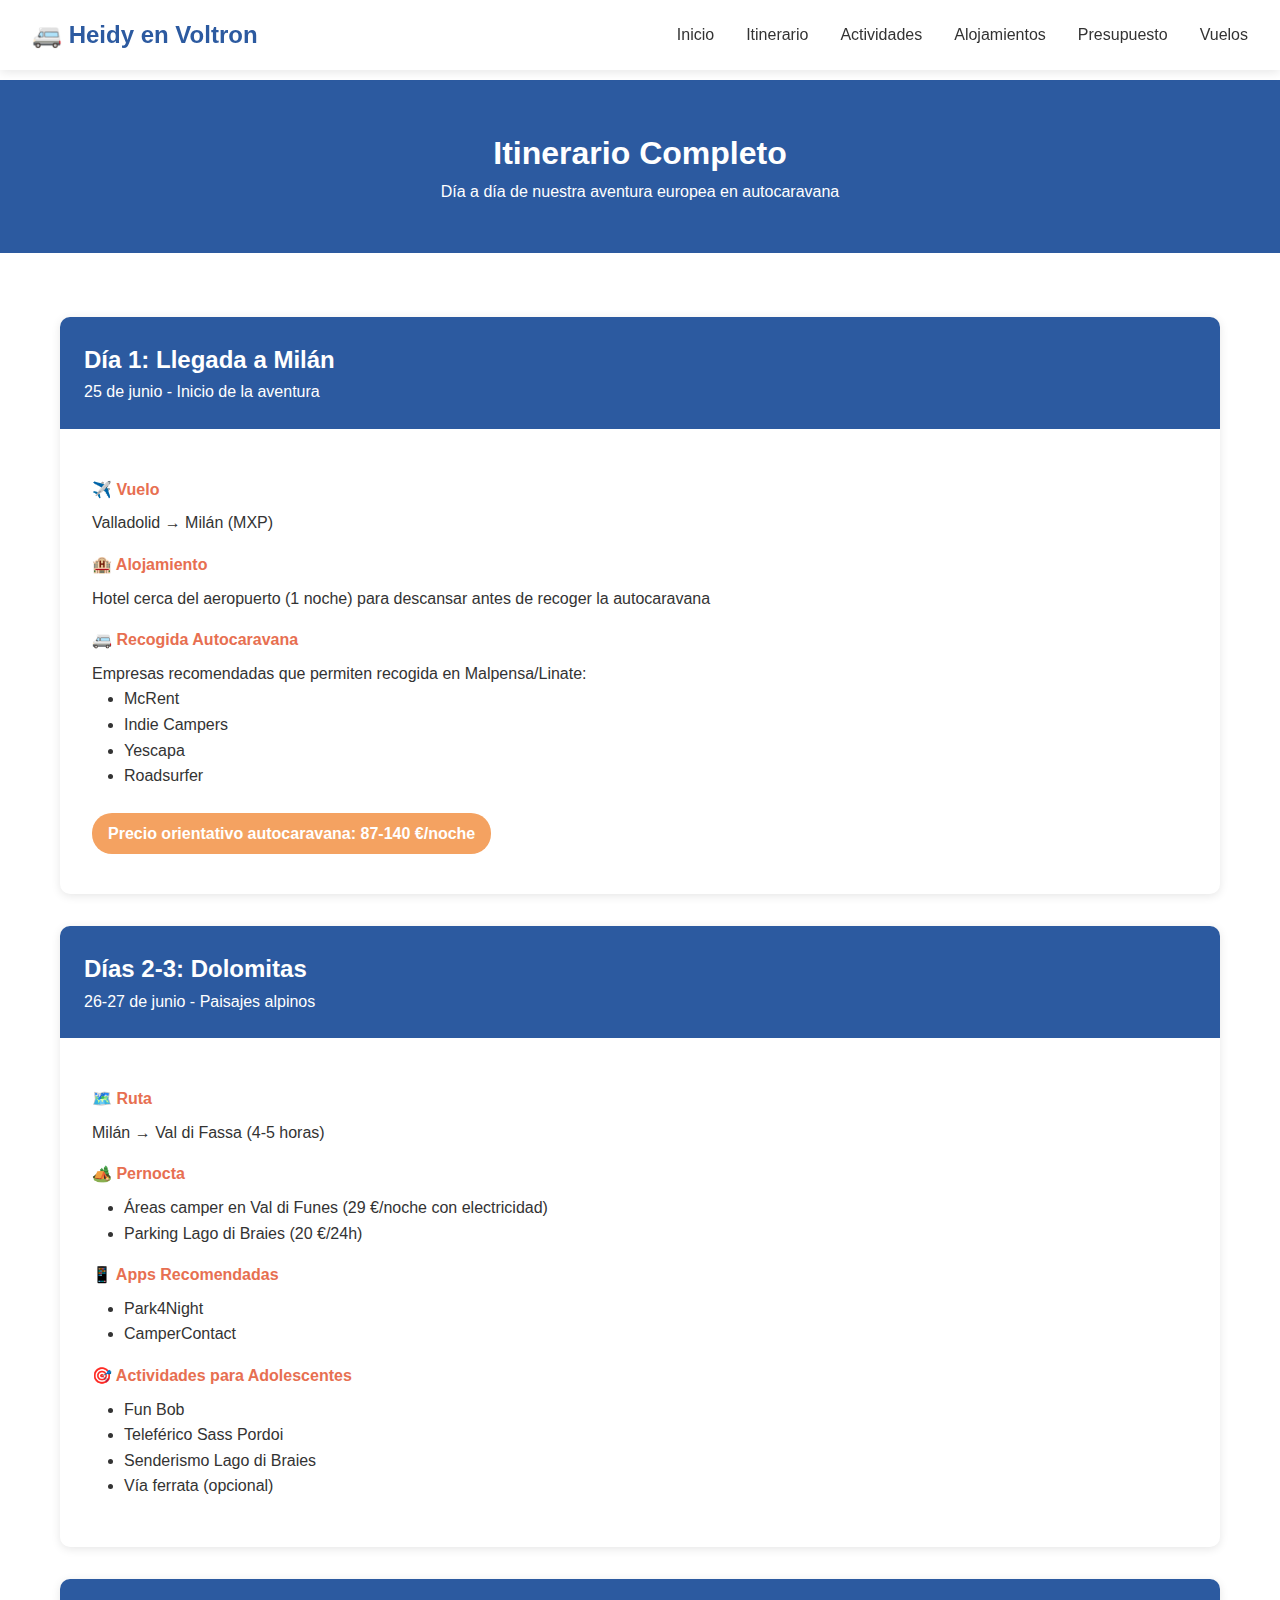
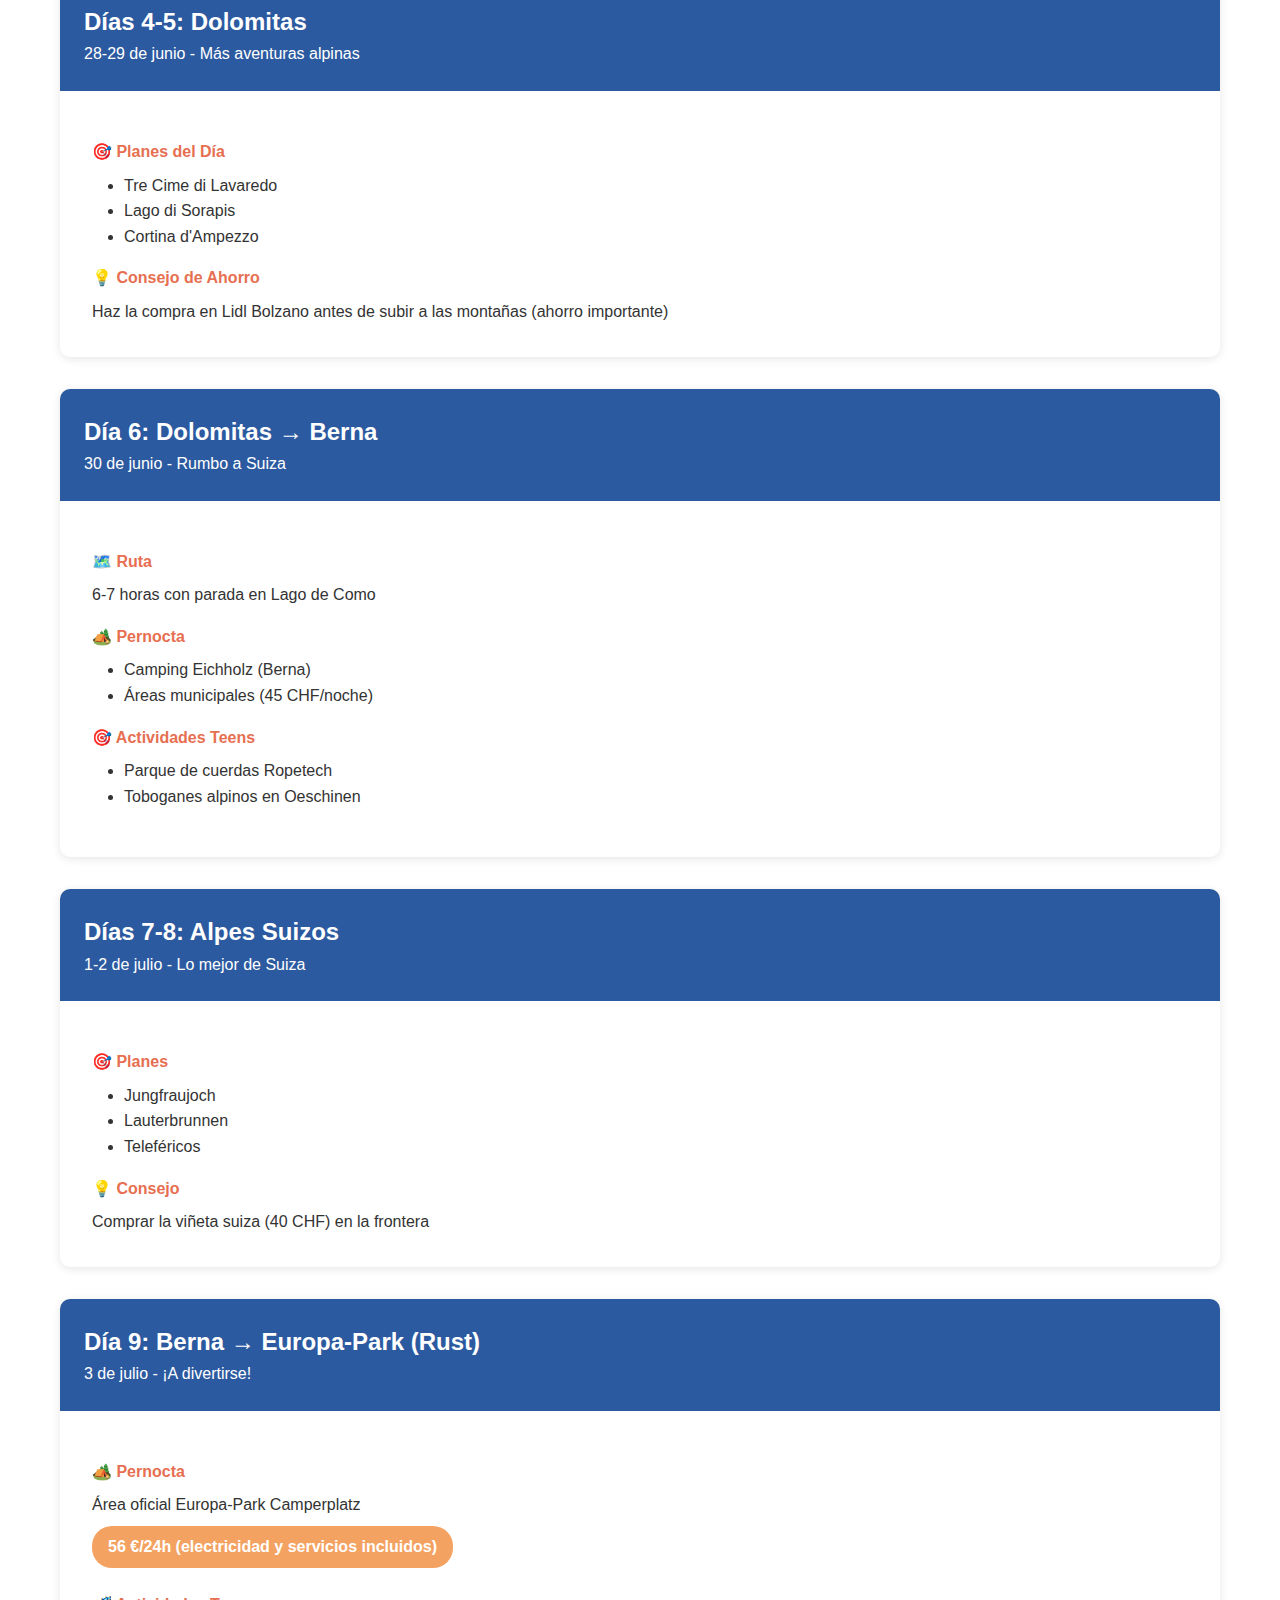
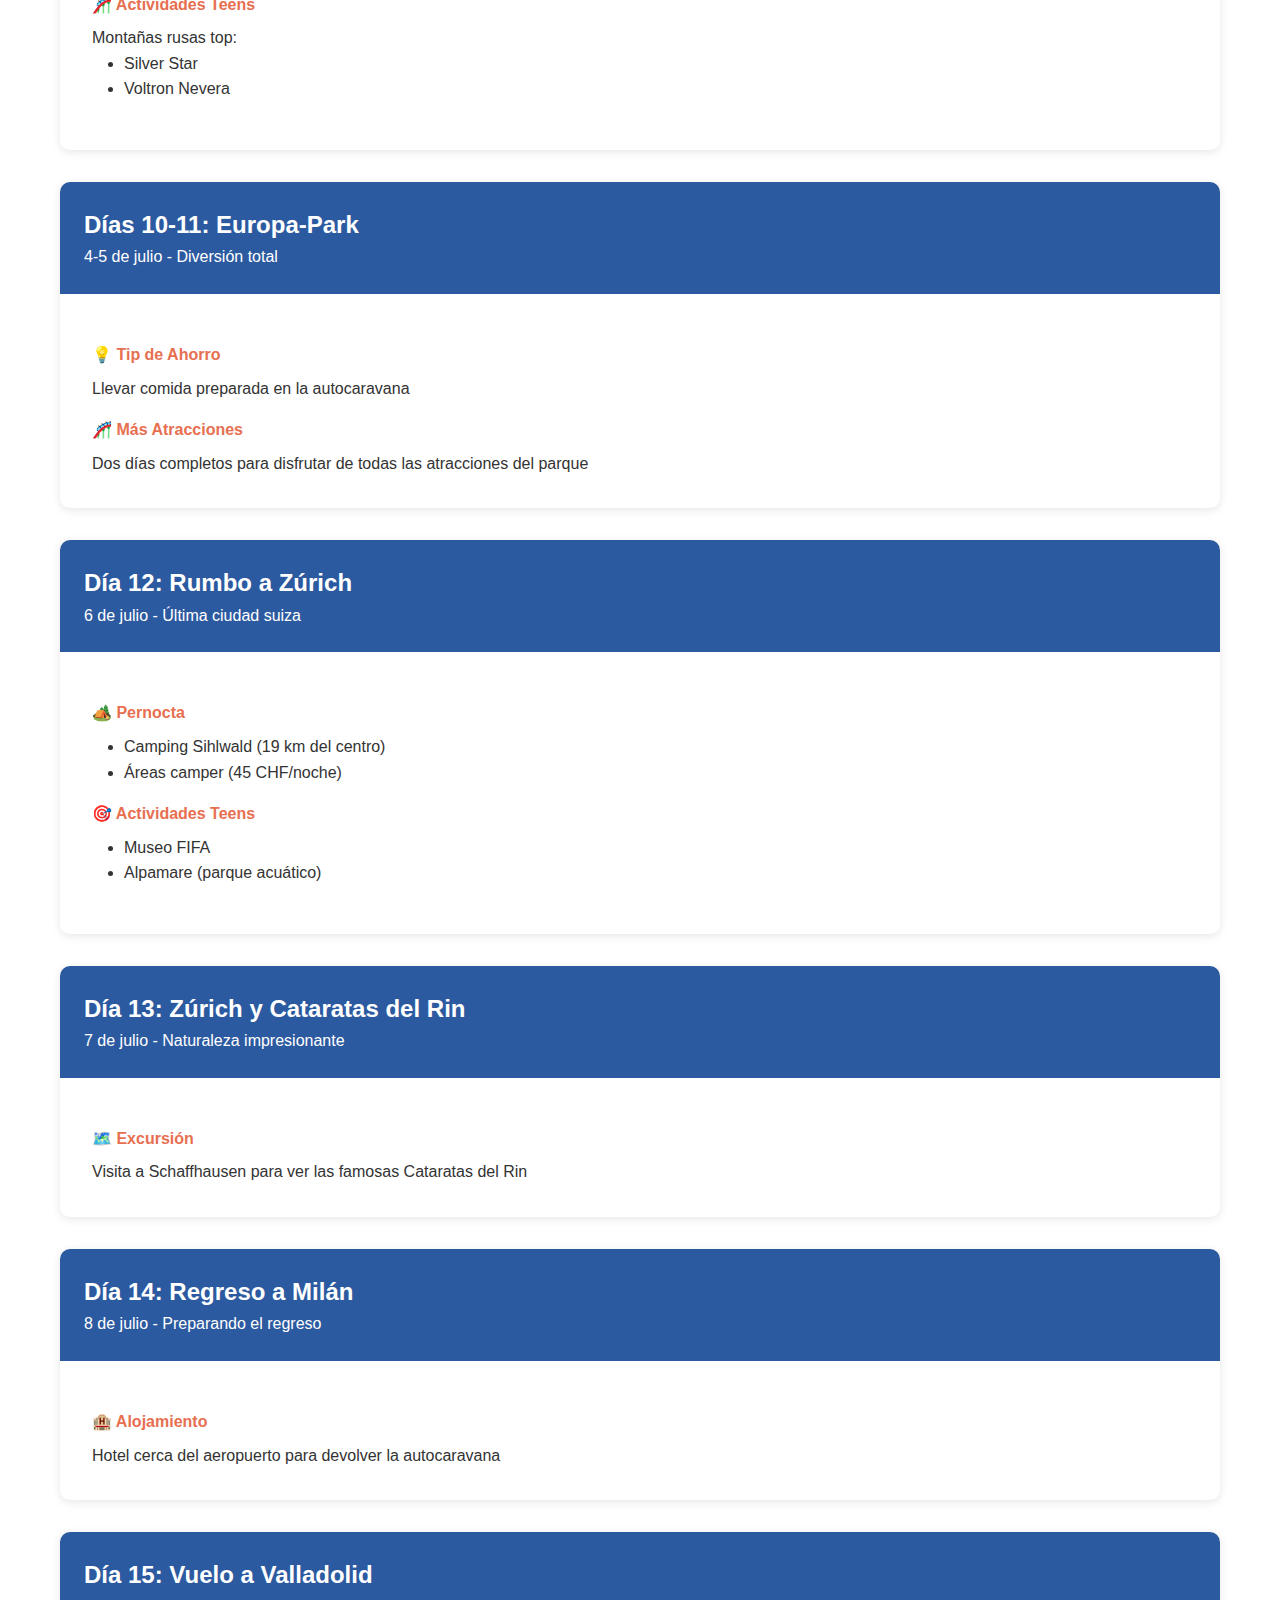
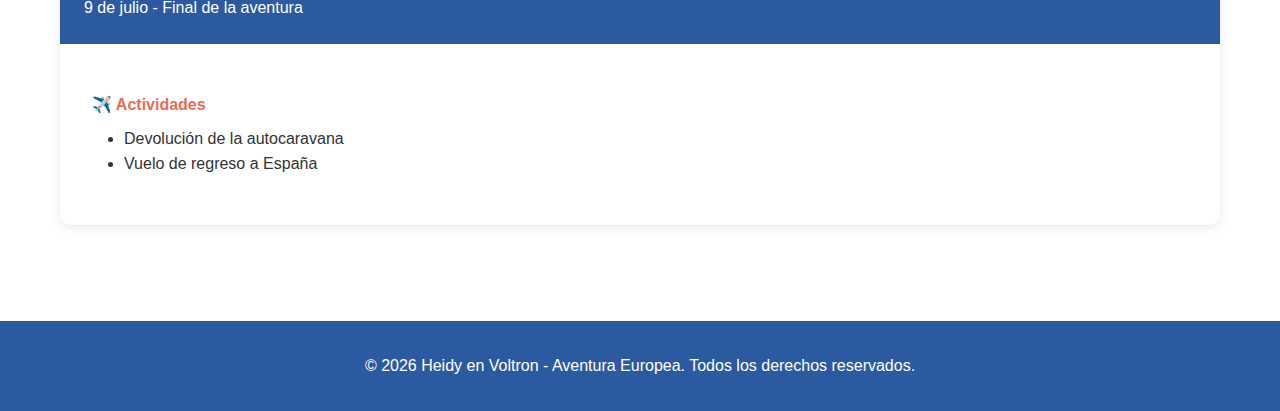
<file: itinerario.html>
<!DOCTYPE html>
<html lang="es">
<head>
    <meta charset="UTF-8">
    <meta name="viewport" content="width=device-width, initial-scale=1.0">
    <title>Itinerario - Heidy en Voltron</title>
    <link rel="stylesheet" href="styles.css">
</head>
<body>
    <header>
        <nav>
            <div class="logo">
                <h1>🚐 Heidy en Voltron</h1>
            </div>
            <ul class="nav-menu">
                <li><a href="index.html">Inicio</a></li>
                <li><a href="itinerario.html">Itinerario</a></li>
                <li><a href="actividades.html">Actividades</a></li>
                <li><a href="alojamientos.html">Alojamientos</a></li>
                <li><a href="presupuesto.html">Presupuesto</a></li>
                <li><a href="vuelos.html">Vuelos</a></li>
            </ul>
        </nav>
    </header>

    <main>
        <section class="page-header">
            <div class="container">
                <h1>Itinerario Completo</h1>
                <p>Día a día de nuestra aventura europea en autocaravana</p>
            </div>
        </section>

        <section class="page-content">
            <div class="container">
                
                <div class="day-card">
                    <div class="day-header">
                        <h2>Día 1: Llegada a Milán</h2>
                        <p>25 de junio - Inicio de la aventura</p>
                    </div>
                    <div class="day-content">
                        <h4>✈️ Vuelo</h4>
                        <p>Valladolid → Milán (MXP)</p>
                        
                        <h4>🏨 Alojamiento</h4>
                        <p>Hotel cerca del aeropuerto (1 noche) para descansar antes de recoger la autocaravana</p>
                        
                        <h4>🚐 Recogida Autocaravana</h4>
                        <p>Empresas recomendadas que permiten recogida en Malpensa/Linate:</p>
                        <ul>
                            <li>McRent</li>
                            <li>Indie Campers</li>
                            <li>Yescapa</li>
                            <li>Roadsurfer</li>
                        </ul>
                        
                        <div class="price-tag">Precio orientativo autocaravana: 87-140 €/noche</div>
                    </div>
                </div>

                <div class="day-card">
                    <div class="day-header">
                        <h2>Días 2-3: Dolomitas</h2>
                        <p>26-27 de junio - Paisajes alpinos</p>
                    </div>
                    <div class="day-content">
                        <h4>🗺️ Ruta</h4>
                        <p>Milán → Val di Fassa (4-5 horas)</p>
                        
                        <h4>🏕️ Pernocta</h4>
                        <ul>
                            <li>Áreas camper en Val di Funes (29 €/noche con electricidad)</li>
                            <li>Parking Lago di Braies (20 €/24h)</li>
                        </ul>
                        
                        <h4>📱 Apps Recomendadas</h4>
                        <ul>
                            <li>Park4Night</li>
                            <li>CamperContact</li>
                        </ul>
                        
                        <h4>🎯 Actividades para Adolescentes</h4>
                        <ul>
                            <li>Fun Bob</li>
                            <li>Teleférico Sass Pordoi</li>
                            <li>Senderismo Lago di Braies</li>
                            <li>Vía ferrata (opcional)</li>
                        </ul>
                    </div>
                </div>

                <div class="day-card">
                    <div class="day-header">
                        <h2>Días 4-5: Dolomitas</h2>
                        <p>28-29 de junio - Más aventuras alpinas</p>
                    </div>
                    <div class="day-content">
                        <h4>🎯 Planes del Día</h4>
                        <ul>
                            <li>Tre Cime di Lavaredo</li>
                            <li>Lago di Sorapis</li>
                            <li>Cortina d'Ampezzo</li>
                        </ul>
                        
                        <h4>💡 Consejo de Ahorro</h4>
                        <p>Haz la compra en Lidl Bolzano antes de subir a las montañas (ahorro importante)</p>
                    </div>
                </div>

                <div class="day-card">
                    <div class="day-header">
                        <h2>Día 6: Dolomitas → Berna</h2>
                        <p>30 de junio - Rumbo a Suiza</p>
                    </div>
                    <div class="day-content">
                        <h4>🗺️ Ruta</h4>
                        <p>6-7 horas con parada en Lago de Como</p>
                        
                        <h4>🏕️ Pernocta</h4>
                        <ul>
                            <li>Camping Eichholz (Berna)</li>
                            <li>Áreas municipales (45 CHF/noche)</li>
                        </ul>
                        
                        <h4>🎯 Actividades Teens</h4>
                        <ul>
                            <li>Parque de cuerdas Ropetech</li>
                            <li>Toboganes alpinos en Oeschinen</li>
                        </ul>
                    </div>
                </div>

                <div class="day-card">
                    <div class="day-header">
                        <h2>Días 7-8: Alpes Suizos</h2>
                        <p>1-2 de julio - Lo mejor de Suiza</p>
                    </div>
                    <div class="day-content">
                        <h4>🎯 Planes</h4>
                        <ul>
                            <li>Jungfraujoch</li>
                            <li>Lauterbrunnen</li>
                            <li>Teleféricos</li>
                        </ul>
                        
                        <h4>💡 Consejo</h4>
                        <p>Comprar la viñeta suiza (40 CHF) en la frontera</p>
                    </div>
                </div>

                <div class="day-card">
                    <div class="day-header">
                        <h2>Día 9: Berna → Europa-Park (Rust)</h2>
                        <p>3 de julio - ¡A divertirse!</p>
                    </div>
                    <div class="day-content">
                        <h4>🏕️ Pernocta</h4>
                        <p>Área oficial Europa-Park Camperplatz</p>
                        <div class="price-tag">56 €/24h (electricidad y servicios incluidos)</div>
                        
                        <h4>🎢 Actividades Teens</h4>
                        <p>Montañas rusas top:</p>
                        <ul>
                            <li>Silver Star</li>
                            <li>Voltron Nevera</li>
                        </ul>
                    </div>
                </div>

                <div class="day-card">
                    <div class="day-header">
                        <h2>Días 10-11: Europa-Park</h2>
                        <p>4-5 de julio - Diversión total</p>
                    </div>
                    <div class="day-content">
                        <h4>💡 Tip de Ahorro</h4>
                        <p>Llevar comida preparada en la autocaravana</p>
                        
                        <h4>🎢 Más Atracciones</h4>
                        <p>Dos días completos para disfrutar de todas las atracciones del parque</p>
                    </div>
                </div>

                <div class="day-card">
                    <div class="day-header">
                        <h2>Día 12: Rumbo a Zúrich</h2>
                        <p>6 de julio - Última ciudad suiza</p>
                    </div>
                    <div class="day-content">
                        <h4>🏕️ Pernocta</h4>
                        <ul>
                            <li>Camping Sihlwald (19 km del centro)</li>
                            <li>Áreas camper (45 CHF/noche)</li>
                        </ul>
                        
                        <h4>🎯 Actividades Teens</h4>
                        <ul>
                            <li>Museo FIFA</li>
                            <li>Alpamare (parque acuático)</li>
                        </ul>
                    </div>
                </div>

                <div class="day-card">
                    <div class="day-header">
                        <h2>Día 13: Zúrich y Cataratas del Rin</h2>
                        <p>7 de julio - Naturaleza impresionante</p>
                    </div>
                    <div class="day-content">
                        <h4>🗺️ Excursión</h4>
                        <p>Visita a Schaffhausen para ver las famosas Cataratas del Rin</p>
                    </div>
                </div>

                <div class="day-card">
                    <div class="day-header">
                        <h2>Día 14: Regreso a Milán</h2>
                        <p>8 de julio - Preparando el regreso</p>
                    </div>
                    <div class="day-content">
                        <h4>🏨 Alojamiento</h4>
                        <p>Hotel cerca del aeropuerto para devolver la autocaravana</p>
                    </div>
                </div>

                <div class="day-card">
                    <div class="day-header">
                        <h2>Día 15: Vuelo a Valladolid</h2>
                        <p>9 de julio - Final de la aventura</p>
                    </div>
                    <div class="day-content">
                        <h4>✈️ Actividades</h4>
                        <ul>
                            <li>Devolución de la autocaravana</li>
                            <li>Vuelo de regreso a España</li>
                        </ul>
                    </div>
                </div>

            </div>
        </section>
    </main>

    <footer>
        <div class="container">
            <p>&copy; 2026 Heidy en Voltron - Aventura Europea. Todos los derechos reservados.</p>
        </div>
    </footer>
</body>
</html>
</file>
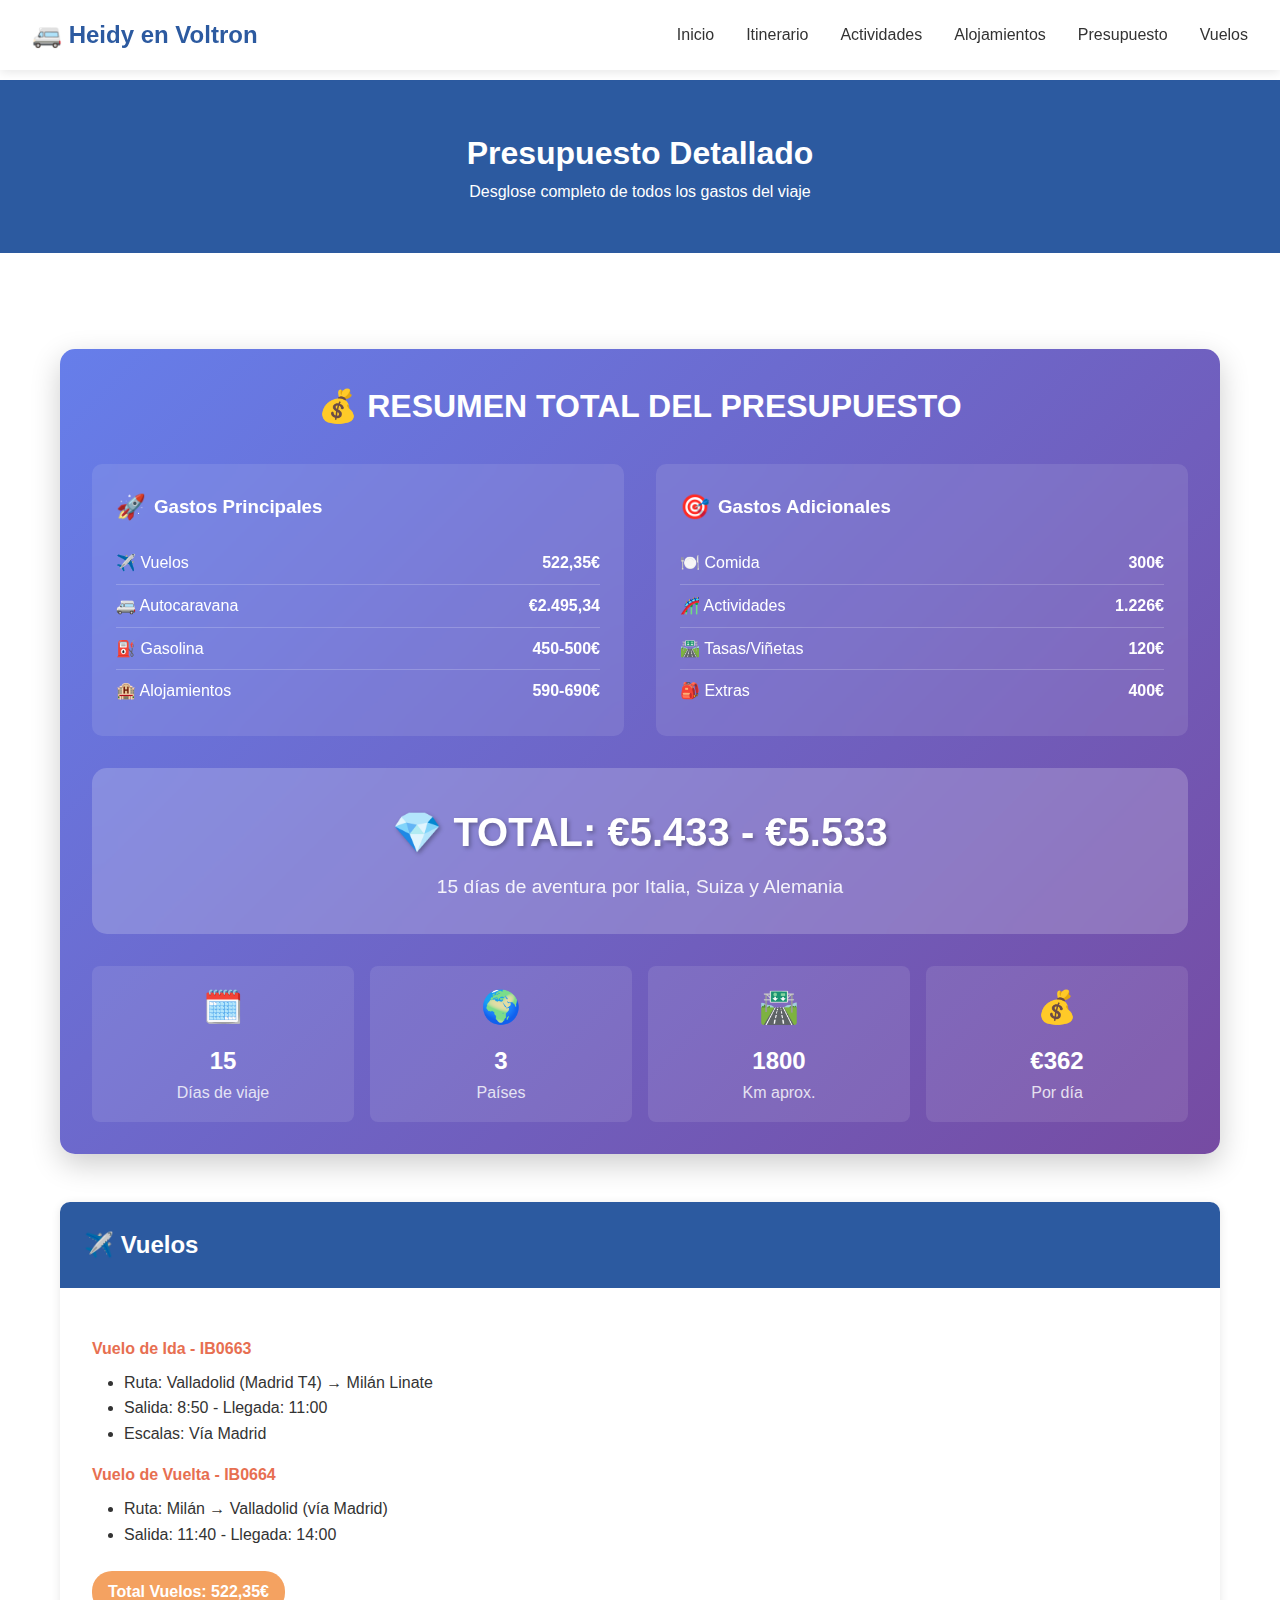
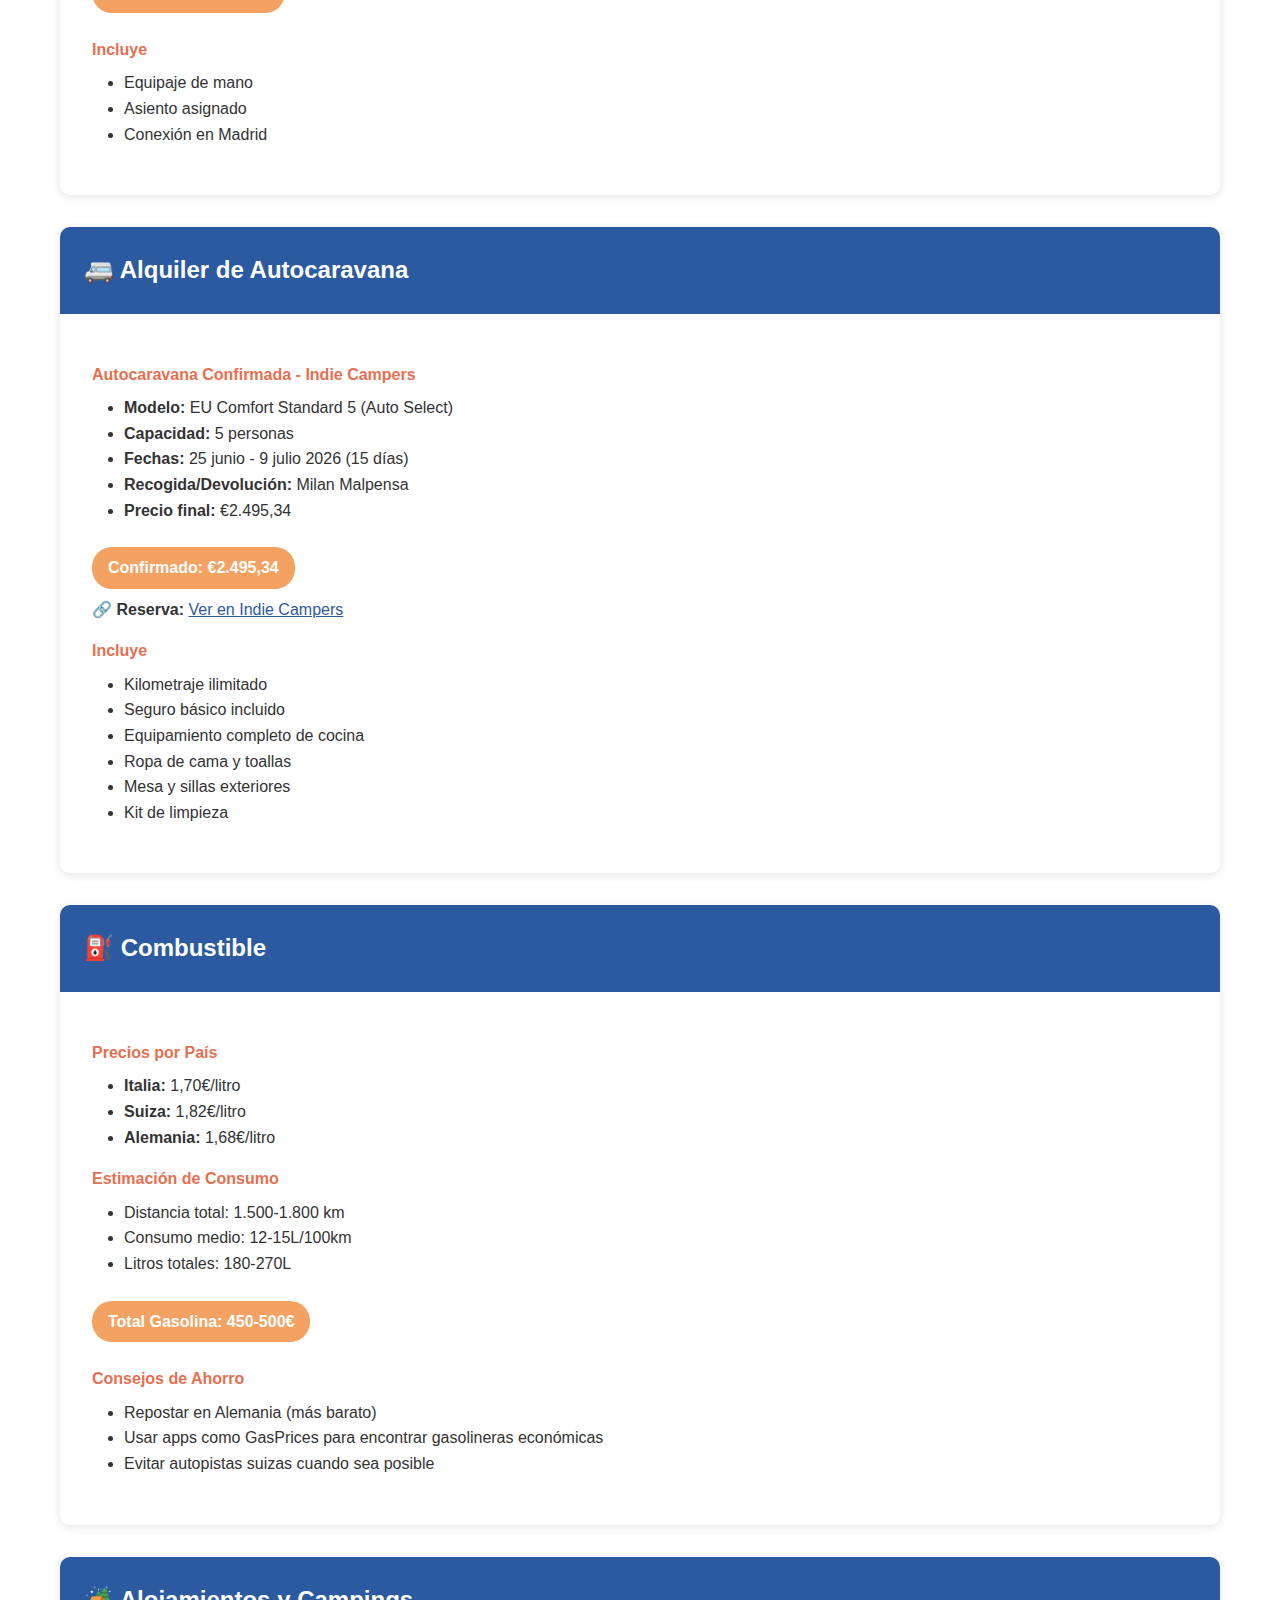
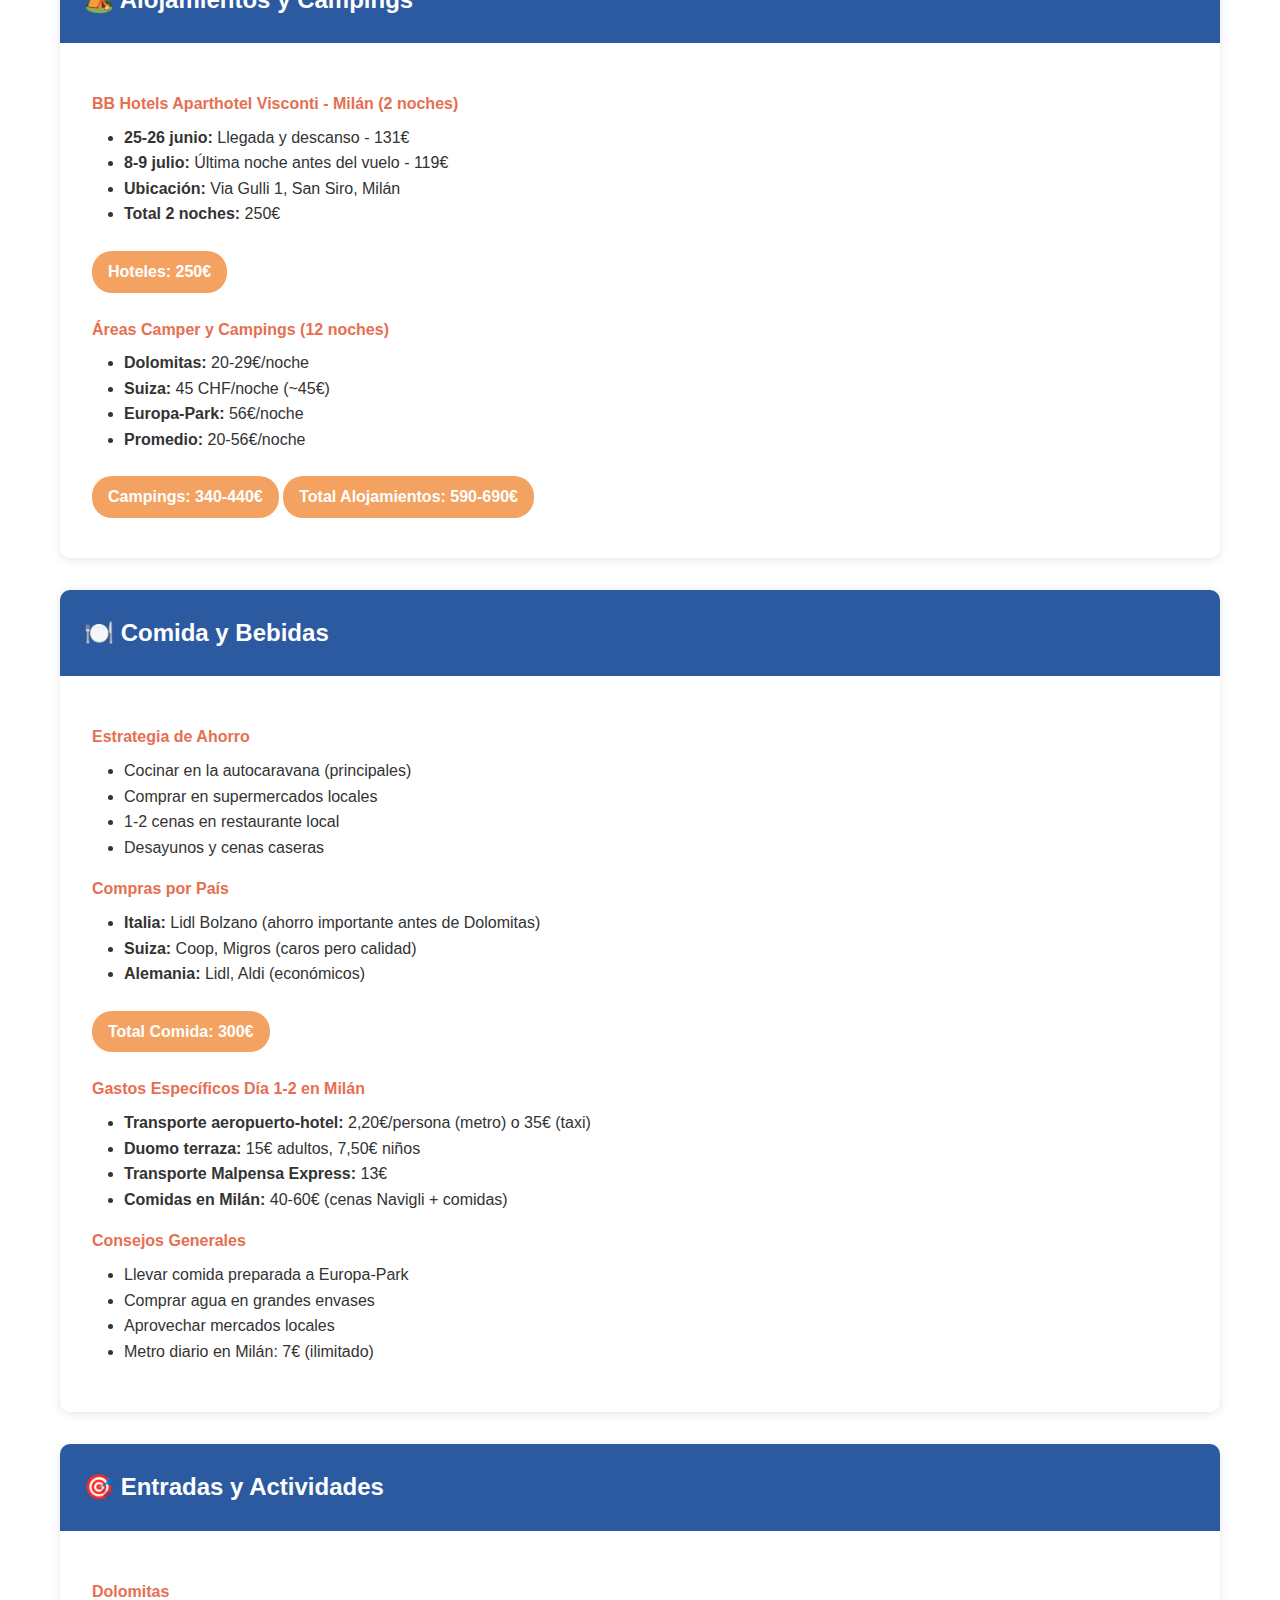
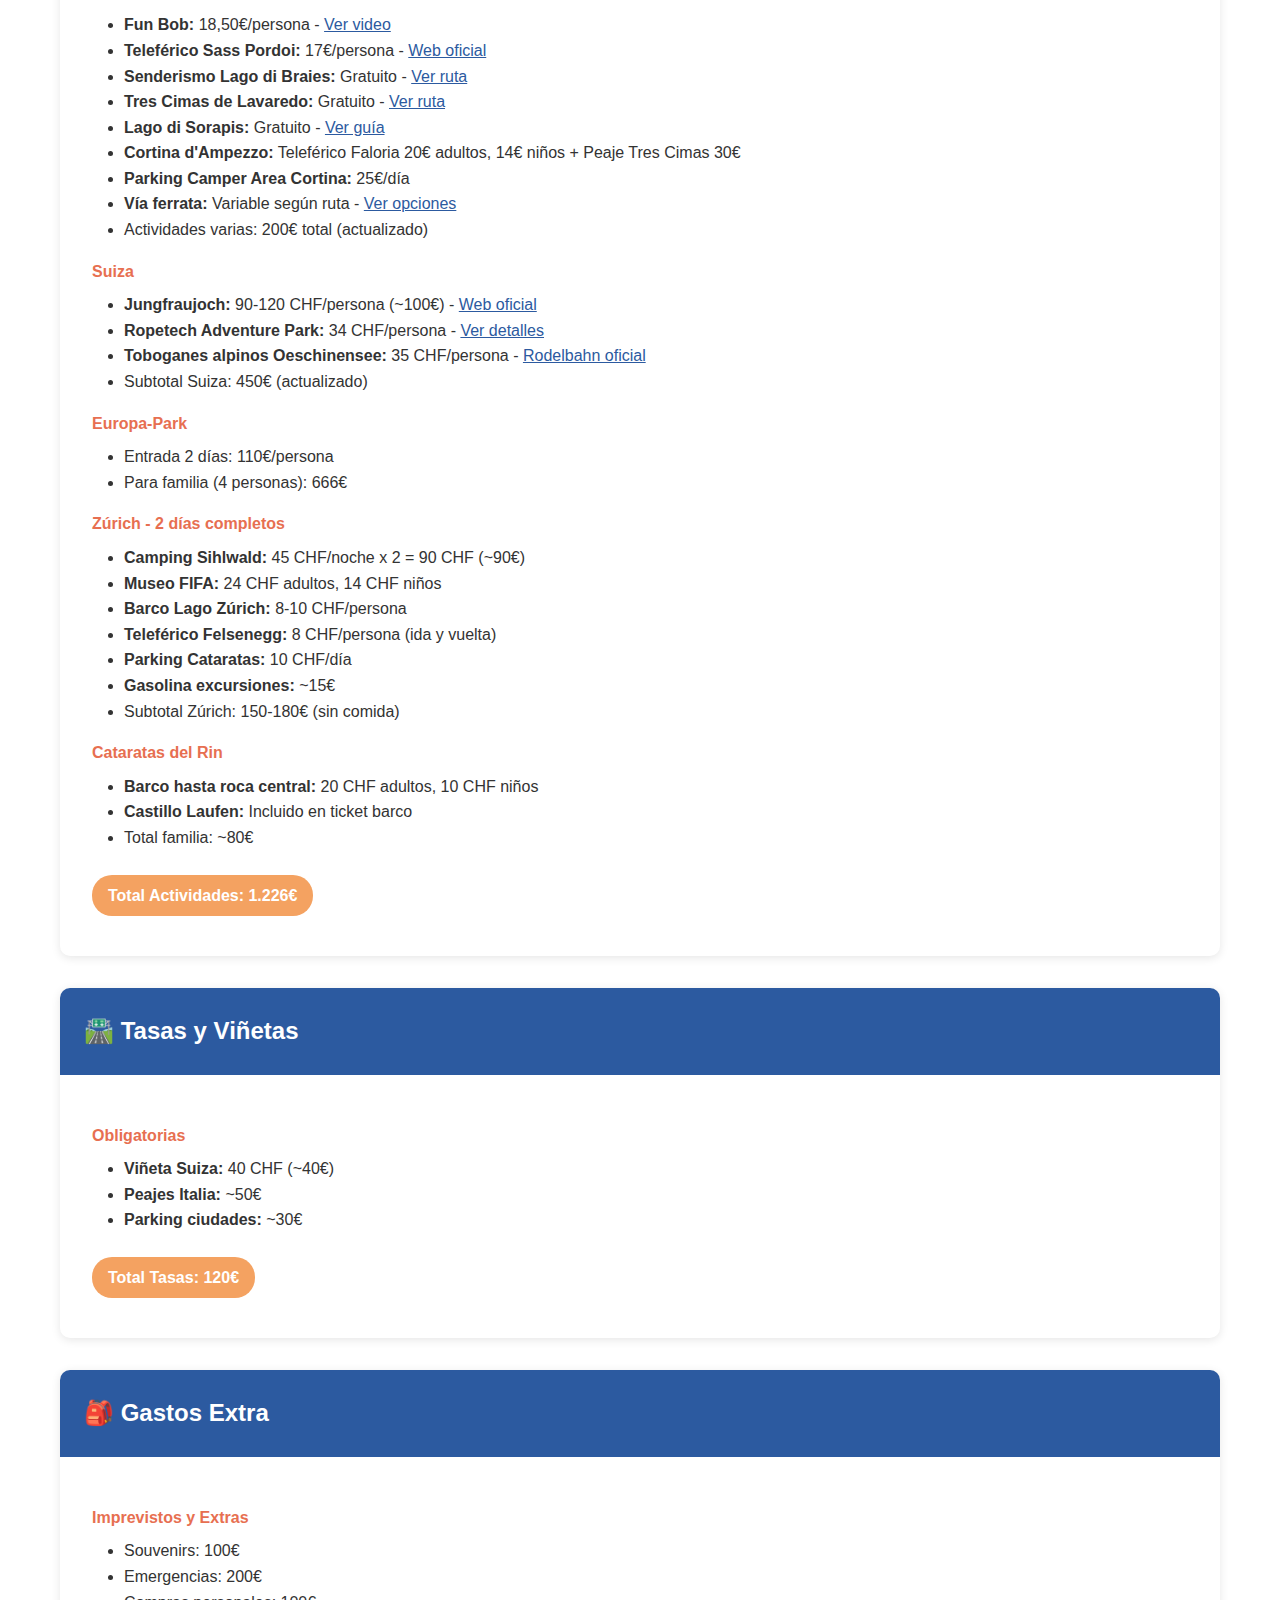
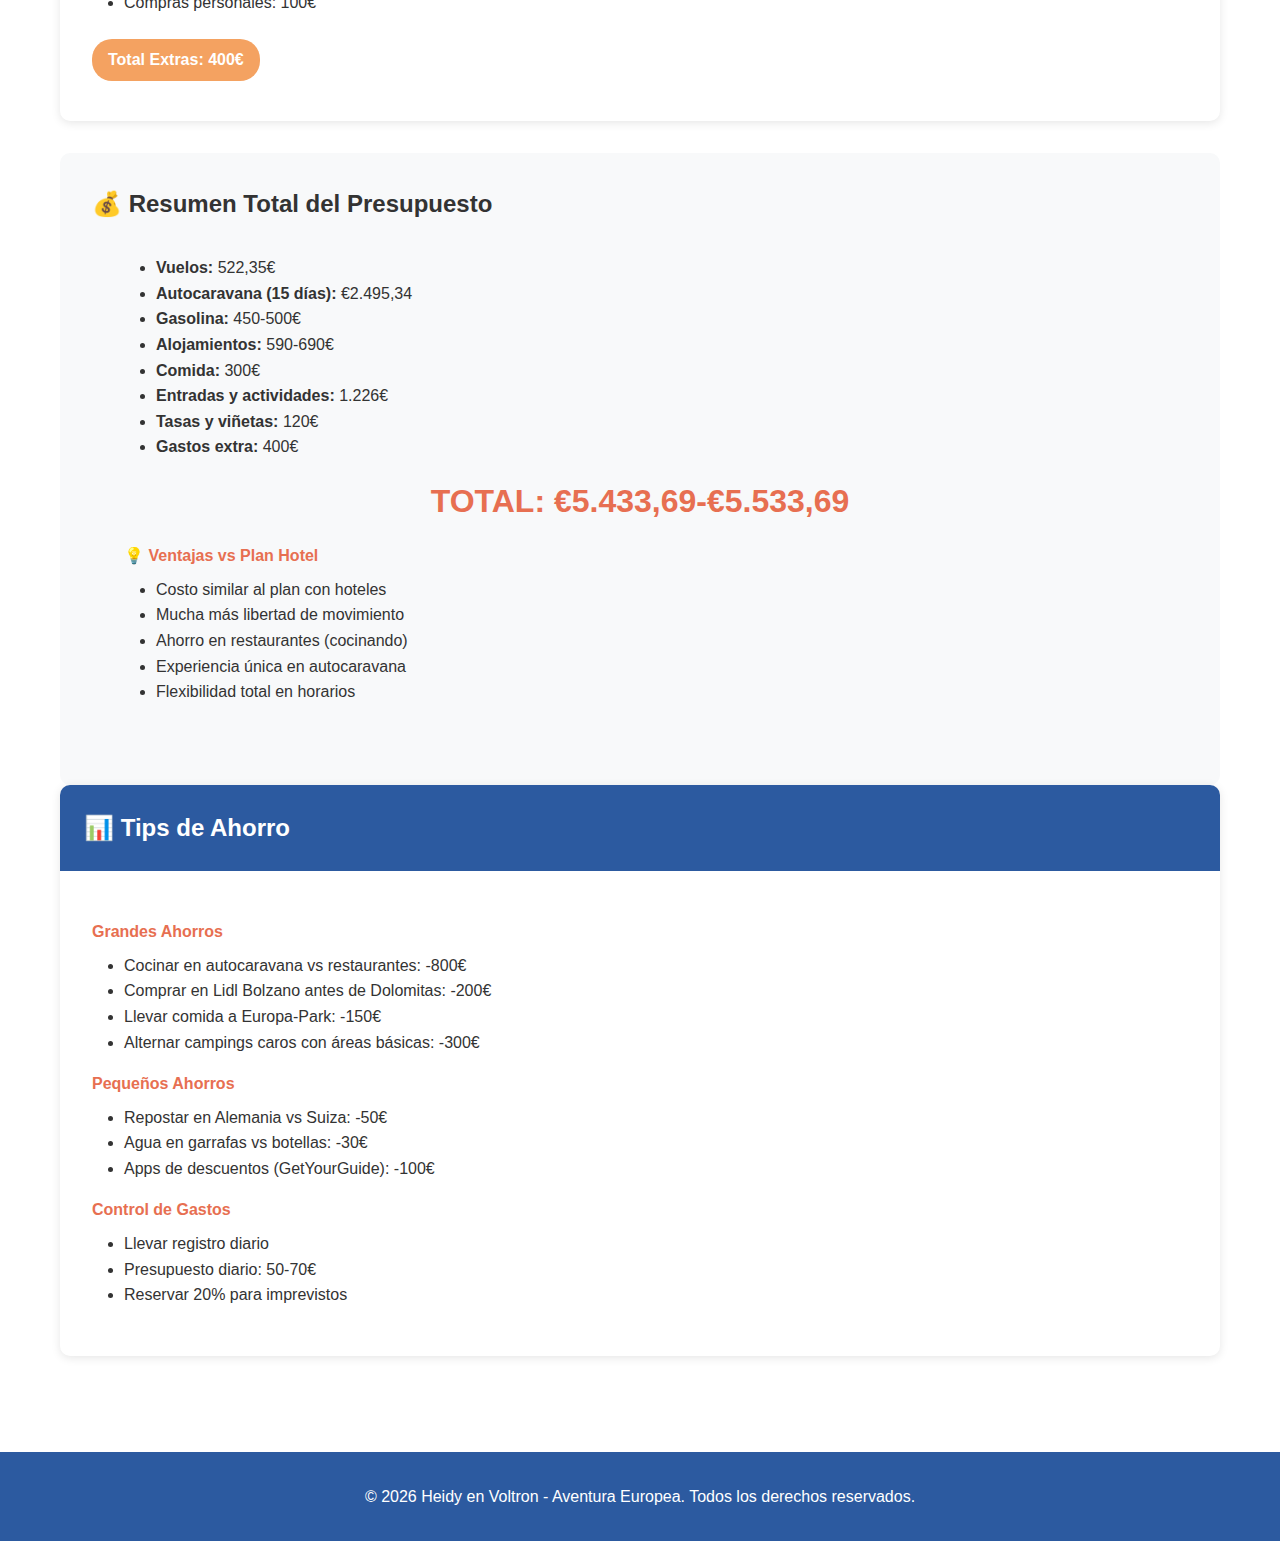
<file: presupuesto.html>
<!DOCTYPE html>
<html lang="es">
<head>
    <meta charset="UTF-8">
    <meta name="viewport" content="width=device-width, initial-scale=1.0">
    <title>Presupuesto - Heidy en Voltron</title>
    <link rel="stylesheet" href="styles.css">
</head>
<body>
    <header>
        <nav>
            <div class="logo">
                <h1>🚐 Heidy en Voltron</h1>
            </div>
            <ul class="nav-menu">
                <li><a href="index.html">Inicio</a></li>
                <li><a href="itinerario.html">Itinerario</a></li>
                <li><a href="actividades.html">Actividades</a></li>
                <li><a href="alojamientos.html">Alojamientos</a></li>
                <li><a href="presupuesto.html">Presupuesto</a></li>
                <li><a href="vuelos.html">Vuelos</a></li>
            </ul>
        </nav>
    </header>

    <main>
        <section class="page-header">
            <div class="container">
                <h1>Presupuesto Detallado</h1>
                <p>Desglose completo de todos los gastos del viaje</p>
            </div>
        </section>

        <section class="page-content">
            <div class="container">
                
                <div class="budget-summary" style="background: linear-gradient(135deg, #667eea 0%, #764ba2 100%); color: white; padding: 2rem; border-radius: 15px; margin-bottom: 3rem; box-shadow: 0 10px 30px rgba(0,0,0,0.2);">
                    <h2 style="text-align: center; margin-bottom: 2rem; font-size: 2rem;">💰 RESUMEN TOTAL DEL PRESUPUESTO</h2>
                    
                    <div style="display: grid; grid-template-columns: repeat(auto-fit, minmax(300px, 1fr)); gap: 2rem; margin-bottom: 2rem;">
                        <div style="background: rgba(255,255,255,0.1); padding: 1.5rem; border-radius: 10px; backdrop-filter: blur(10px);">
                            <h3 style="margin-bottom: 1rem; display: flex; align-items: center; gap: 0.5rem;">
                                <span style="font-size: 1.5rem;">🚀</span> Gastos Principales
                            </h3>
                            <ul style="list-style: none; padding: 0; margin: 0;">
                                <li style="display: flex; justify-content: space-between; padding: 0.5rem 0; border-bottom: 1px solid rgba(255,255,255,0.2);"><span>✈️ Vuelos</span><strong>522,35€</strong></li>
                                <li style="display: flex; justify-content: space-between; padding: 0.5rem 0; border-bottom: 1px solid rgba(255,255,255,0.2);"><span>🚐 Autocaravana</span><strong>€2.495,34</strong></li>
                                <li style="display: flex; justify-content: space-between; padding: 0.5rem 0; border-bottom: 1px solid rgba(255,255,255,0.2);"><span>⛽ Gasolina</span><strong>450-500€</strong></li>
                                <li style="display: flex; justify-content: space-between; padding: 0.5rem 0;"><span>🏨 Alojamientos</span><strong>590-690€</strong></li>
                            </ul>
                        </div>
                        
                        <div style="background: rgba(255,255,255,0.1); padding: 1.5rem; border-radius: 10px; backdrop-filter: blur(10px);">
                            <h3 style="margin-bottom: 1rem; display: flex; align-items: center; gap: 0.5rem;">
                                <span style="font-size: 1.5rem;">🎯</span> Gastos Adicionales
                            </h3>
                            <ul style="list-style: none; padding: 0; margin: 0;">
                                <li style="display: flex; justify-content: space-between; padding: 0.5rem 0; border-bottom: 1px solid rgba(255,255,255,0.2);"><span>🍽️ Comida</span><strong>300€</strong></li>
                                <li style="display: flex; justify-content: space-between; padding: 0.5rem 0; border-bottom: 1px solid rgba(255,255,255,0.2);"><span>🎢 Actividades</span><strong>1.226€</strong></li>
                                <li style="display: flex; justify-content: space-between; padding: 0.5rem 0; border-bottom: 1px solid rgba(255,255,255,0.2);"><span>🛣️ Tasas/Viñetas</span><strong>120€</strong></li>
                                <li style="display: flex; justify-content: space-between; padding: 0.5rem 0;"><span>🎒 Extras</span><strong>400€</strong></li>
                            </ul>
                        </div>
                    </div>
                    
                    <div style="text-align: center; background: rgba(255,255,255,0.2); padding: 2rem; border-radius: 15px; backdrop-filter: blur(10px);">
                        <h2 style="font-size: 2.5rem; margin-bottom: 0.5rem; text-shadow: 2px 2px 4px rgba(0,0,0,0.3);">
                            💎 TOTAL: €5.433 - €5.533
                        </h2>
                        <p style="font-size: 1.2rem; opacity: 0.9; margin: 0;">15 días de aventura por Italia, Suiza y Alemania</p>
                    </div>
                    
                    <div style="display: grid; grid-template-columns: repeat(auto-fit, minmax(200px, 1fr)); gap: 1rem; margin-top: 2rem;">
                        <div style="text-align: center; background: rgba(255,255,255,0.1); padding: 1rem; border-radius: 8px;">
                            <div style="font-size: 2rem; margin-bottom: 0.5rem;">🗓️</div>
                            <div style="font-size: 1.5rem; font-weight: bold;">15</div>
                            <div style="opacity: 0.8;">Días de viaje</div>
                        </div>
                        <div style="text-align: center; background: rgba(255,255,255,0.1); padding: 1rem; border-radius: 8px;">
                            <div style="font-size: 2rem; margin-bottom: 0.5rem;">🌍</div>
                            <div style="font-size: 1.5rem; font-weight: bold;">3</div>
                            <div style="opacity: 0.8;">Países</div>
                        </div>
                        <div style="text-align: center; background: rgba(255,255,255,0.1); padding: 1rem; border-radius: 8px;">
                            <div style="font-size: 2rem; margin-bottom: 0.5rem;">🛣️</div>
                            <div style="font-size: 1.5rem; font-weight: bold;">1800</div>
                            <div style="opacity: 0.8;">Km aprox.</div>
                        </div>
                        <div style="text-align: center; background: rgba(255,255,255,0.1); padding: 1rem; border-radius: 8px;">
                            <div style="font-size: 2rem; margin-bottom: 0.5rem;">💰</div>
                            <div style="font-size: 1.5rem; font-weight: bold;">€362</div>
                            <div style="opacity: 0.8;">Por día</div>
                        </div>
                    </div>
                </div>
                
                <div class="budget-item">
                    <div class="card-header">
                        <h2>✈️ Vuelos</h2>
                    </div>
                    <div class="card-content">
                        <h4>Vuelo de Ida - IB0663</h4>
                        <ul>
                            <li>Ruta: Valladolid (Madrid T4) → Milán Linate</li>
                            <li>Salida: 8:50 - Llegada: 11:00</li>
                            <li>Escalas: Vía Madrid</li>
                        </ul>
                        
                        <h4>Vuelo de Vuelta - IB0664</h4>
                        <ul>
                            <li>Ruta: Milán → Valladolid (vía Madrid)</li>
                            <li>Salida: 11:40 - Llegada: 14:00</li>
                        </ul>
                        
                        <div class="price-tag">Total Vuelos: 522,35€</div>
                        
                        <h4>Incluye</h4>
                        <ul>
                            <li>Equipaje de mano</li>
                            <li>Asiento asignado</li>
                            <li>Conexión en Madrid</li>
                        </ul>
                    </div>
                </div>

                <div class="budget-item">
                    <div class="card-header">
                        <h2>🚐 Alquiler de Autocaravana</h2>
                    </div>
                    <div class="card-content">
                        <h4>Autocaravana Confirmada - Indie Campers</h4>
                        <ul>
                            <li><strong>Modelo:</strong> EU Comfort Standard 5 (Auto Select)</li>
                            <li><strong>Capacidad:</strong> 5 personas</li>
                            <li><strong>Fechas:</strong> 25 junio - 9 julio 2026 (15 días)</li>
                            <li><strong>Recogida/Devolución:</strong> Milan Malpensa</li>
                            <li><strong>Precio final:</strong> €2.495,34</li>
                        </ul>
                        
                        <div class="price-tag">Confirmado: €2.495,34</div>

                        <p><strong>🔗 Reserva:</strong> <a href="https://indiecampers.es/alquiler-autocaravanas/milan-malpensa/milan-malpensa/2026-06-25/2026-07-09/eu-comfort-standard-5-auto-select/offer/special" target="_blank" style="color: #2c5aa0;">Ver en Indie Campers</a></p>
                        
                        <h4>Incluye</h4>
                        <ul>
                            <li>Kilometraje ilimitado</li>
                            <li>Seguro básico incluido</li>
                            <li>Equipamiento completo de cocina</li>
                            <li>Ropa de cama y toallas</li>
                            <li>Mesa y sillas exteriores</li>
                            <li>Kit de limpieza</li>
                        </ul>
                    </div>
                </div>

                <div class="budget-item">
                    <div class="card-header">
                        <h2>⛽ Combustible</h2>
                    </div>
                    <div class="card-content">
                        <h4>Precios por País</h4>
                        <ul>
                            <li><strong>Italia:</strong> 1,70€/litro</li>
                            <li><strong>Suiza:</strong> 1,82€/litro</li>
                            <li><strong>Alemania:</strong> 1,68€/litro</li>
                        </ul>
                        
                        <h4>Estimación de Consumo</h4>
                        <ul>
                            <li>Distancia total: 1.500-1.800 km</li>
                            <li>Consumo medio: 12-15L/100km</li>
                            <li>Litros totales: 180-270L</li>
                        </ul>
                        
                        <div class="price-tag">Total Gasolina: 450-500€</div>
                        
                        <h4>Consejos de Ahorro</h4>
                        <ul>
                            <li>Repostar en Alemania (más barato)</li>
                            <li>Usar apps como GasPrices para encontrar gasolineras económicas</li>
                            <li>Evitar autopistas suizas cuando sea posible</li>
                        </ul>
                    </div>
                </div>

                <div class="budget-item">
                    <div class="card-header">
                        <h2>🏕️ Alojamientos y Campings</h2>
                    </div>
                    <div class="card-content">
                        <h4>BB Hotels Aparthotel Visconti - Milán (2 noches)</h4>
                        <ul>
                            <li><strong>25-26 junio:</strong> Llegada y descanso - 131€</li>
                            <li><strong>8-9 julio:</strong> Última noche antes del vuelo - 119€</li>
                            <li><strong>Ubicación:</strong> Via Gulli 1, San Siro, Milán</li>
                            <li><strong>Total 2 noches:</strong> 250€</li>
                        </ul>
                        <div class="price-tag">Hoteles: 250€</div>
                        
                        <h4>Áreas Camper y Campings (12 noches)</h4>
                        <ul>
                            <li><strong>Dolomitas:</strong> 20-29€/noche</li>
                            <li><strong>Suiza:</strong> 45 CHF/noche (~45€)</li>
                            <li><strong>Europa-Park:</strong> 56€/noche</li>
                            <li><strong>Promedio:</strong> 20-56€/noche</li>
                        </ul>
                        <div class="price-tag">Campings: 340-440€</div>
                        
                        <div class="price-tag">Total Alojamientos: 590-690€</div>
                    </div>
                </div>

                <div class="budget-item">
                    <div class="card-header">
                        <h2>🍽️ Comida y Bebidas</h2>
                    </div>
                    <div class="card-content">
                        <h4>Estrategia de Ahorro</h4>
                        <ul>
                            <li>Cocinar en la autocaravana (principales)</li>
                            <li>Comprar en supermercados locales</li>
                            <li>1-2 cenas en restaurante local</li>
                            <li>Desayunos y cenas caseras</li>
                        </ul>
                        
                        <h4>Compras por País</h4>
                        <ul>
                            <li><strong>Italia:</strong> Lidl Bolzano (ahorro importante antes de Dolomitas)</li>
                            <li><strong>Suiza:</strong> Coop, Migros (caros pero calidad)</li>
                            <li><strong>Alemania:</strong> Lidl, Aldi (económicos)</li>
                        </ul>
                        
                        <div class="price-tag">Total Comida: 300€</div>
                        
                        <h4>Gastos Específicos Día 1-2 en Milán</h4>
                        <ul>
                            <li><strong>Transporte aeropuerto-hotel:</strong> 2,20€/persona (metro) o 35€ (taxi)</li>
                            <li><strong>Duomo terraza:</strong> 15€ adultos, 7,50€ niños</li>
                            <li><strong>Transporte Malpensa Express:</strong> 13€</li>
                            <li><strong>Comidas en Milán:</strong> 40-60€ (cenas Navigli + comidas)</li>
                        </ul>

                        <h4>Consejos Generales</h4>
                        <ul>
                            <li>Llevar comida preparada a Europa-Park</li>
                            <li>Comprar agua en grandes envases</li>
                            <li>Aprovechar mercados locales</li>
                            <li>Metro diario en Milán: 7€ (ilimitado)</li>
                        </ul>
                    </div>
                </div>

                <div class="budget-item">
                    <div class="card-header">
                        <h2>🎯 Entradas y Actividades</h2>
                    </div>
                    <div class="card-content">
                        <h4>Dolomitas</h4>
                        <ul>
                            <li><strong>Fun Bob:</strong> 18,50€/persona - <a href="https://www.youtube.com/watch?v=3rH6sK2sslY" target="_blank" style="color: #2c5aa0; text-decoration: underline;">Ver video</a></li>
                            <li><strong>Teleférico Sass Pordoi:</strong> 17€/persona - <a href="https://www.sasspordoi.it/" target="_blank" style="color: #2c5aa0; text-decoration: underline;">Web oficial</a></li>
                            <li><strong>Senderismo Lago di Braies:</strong> Gratuito - <a href="https://es.wikiloc.com/rutas-senderismo/lago-di-braies-dolomitas-italia-14447584" target="_blank" style="color: #2c5aa0; text-decoration: underline;">Ver ruta</a></li>
                            <li><strong>Tres Cimas de Lavaredo:</strong> Gratuito - <a href="https://es.wikiloc.com/rutas-senderismo/vuelta-a-las-tres-cimas-del-lavaredo-dolomitas-italia-14376291" target="_blank" style="color: #2c5aa0; text-decoration: underline;">Ver ruta</a></li>
                            <li><strong>Lago di Sorapis:</strong> Gratuito - <a href="https://viajeros30.com/europa/italia/ruta-lago-sorapis/" target="_blank" style="color: #2c5aa0; text-decoration: underline;">Ver guía</a></li>
                            <li><strong>Cortina d'Ampezzo:</strong> Teleférico Faloria 20€ adultos, 14€ niños + Peaje Tres Cimas 30€</li>
                            <li><strong>Parking Camper Area Cortina:</strong> 25€/día</li>
                            <li><strong>Vía ferrata:</strong> Variable según ruta - <a href="https://www.outdooractive.com/es/vias-ferratas/region-dolomites-plan-de-corones/vias-ferratas-en-region-dolomites-plan-de-corones/2500634/" target="_blank" style="color: #2c5aa0; text-decoration: underline;">Ver opciones</a></li>
                            <li>Actividades varias: 200€ total (actualizado)</li>
                        </ul>
                        
                        <h4>Suiza</h4>
                        <ul>
                            <li><strong>Jungfraujoch:</strong> 90-120 CHF/persona (~100€) - <a href="https://www.jungfrau.ch/en-gb/jungfraujoch-top-of-europe/" target="_blank" style="color: #2c5aa0; text-decoration: underline;">Web oficial</a></li>
                            <li><strong>Ropetech Adventure Park:</strong> 34 CHF/persona - <a href="https://www.myswitzerland.com/en/experiences/adventure-park-ropetech/" target="_blank" style="color: #2c5aa0; text-decoration: underline;">Ver detalles</a></li>
                            <li><strong>Toboganes alpinos Oeschinensee:</strong> 35 CHF/persona - <a href="https://www.oeschinensee.ch/es/rodelbahn/" target="_blank" style="color: #2c5aa0; text-decoration: underline;">Rodelbahn oficial</a></li>
                            <li>Subtotal Suiza: 450€ (actualizado)</li>
                        </ul>
                        
                        <h4>Europa-Park</h4>
                        <ul>
                            <li>Entrada 2 días: 110€/persona</li>
                            <li>Para familia (4 personas): 666€</li>
                        </ul>
                        
                        <h4>Zúrich - 2 días completos</h4>
                        <ul>
                            <li><strong>Camping Sihlwald:</strong> 45 CHF/noche x 2 = 90 CHF (~90€)</li>
                            <li><strong>Museo FIFA:</strong> 24 CHF adultos, 14 CHF niños</li>
                            <li><strong>Barco Lago Zúrich:</strong> 8-10 CHF/persona</li>
                            <li><strong>Teleférico Felsenegg:</strong> 8 CHF/persona (ida y vuelta)</li>
                            <li><strong>Parking Cataratas:</strong> 10 CHF/día</li>
                            <li><strong>Gasolina excursiones:</strong> ~15€</li>
                            <li>Subtotal Zúrich: 150-180€ (sin comida)</li>
                        </ul>
                        
                        <h4>Cataratas del Rin</h4>
                        <ul>
                            <li><strong>Barco hasta roca central:</strong> 20 CHF adultos, 10 CHF niños</li>
                            <li><strong>Castillo Laufen:</strong> Incluido en ticket barco</li>
                            <li>Total familia: ~80€</li>
                        </ul>
                        
                        <div class="price-tag">Total Actividades: 1.226€</div>
                    </div>
                </div>

                <div class="budget-item">
                    <div class="card-header">
                        <h2>🛣️ Tasas y Viñetas</h2>
                    </div>
                    <div class="card-content">
                        <h4>Obligatorias</h4>
                        <ul>
                            <li><strong>Viñeta Suiza:</strong> 40 CHF (~40€)</li>
                            <li><strong>Peajes Italia:</strong> ~50€</li>
                            <li><strong>Parking ciudades:</strong> ~30€</li>
                        </ul>
                        
                        <div class="price-tag">Total Tasas: 120€</div>
                    </div>
                </div>

                <div class="budget-item">
                    <div class="card-header">
                        <h2>🎒 Gastos Extra</h2>
                    </div>
                    <div class="card-content">
                        <h4>Imprevistos y Extras</h4>
                        <ul>
                            <li>Souvenirs: 100€</li>
                            <li>Emergencias: 200€</li>
                            <li>Compras personales: 100€</li>
                        </ul>
                        
                        <div class="price-tag">Total Extras: 400€</div>
                    </div>
                </div>

                <div class="budget-summary">
                    <h2>💰 Resumen Total del Presupuesto</h2>
                    <div class="card-content">
                        <ul>
                            <li><strong>Vuelos:</strong> 522,35€</li>
                            <li><strong>Autocaravana (15 días):</strong> €2.495,34</li>
                            <li><strong>Gasolina:</strong> 450-500€</li>
                            <li><strong>Alojamientos:</strong> 590-690€</li>
                            <li><strong>Comida:</strong> 300€</li>
                            <li><strong>Entradas y actividades:</strong> 1.226€</li>
                            <li><strong>Tasas y viñetas:</strong> 120€</li>
                            <li><strong>Gastos extra:</strong> 400€</li>
                        </ul>
                        
                        <div class="budget-total">
                            TOTAL: €5.433,69-€5.533,69
                        </div>
                        
                        <h4>💡 Ventajas vs Plan Hotel</h4>
                        <ul>
                            <li>Costo similar al plan con hoteles</li>
                            <li>Mucha más libertad de movimiento</li>
                            <li>Ahorro en restaurantes (cocinando)</li>
                            <li>Experiencia única en autocaravana</li>
                            <li>Flexibilidad total en horarios</li>
                        </ul>
                    </div>
                </div>

                <div class="budget-item">
                    <div class="card-header">
                        <h2>📊 Tips de Ahorro</h2>
                    </div>
                    <div class="card-content">
                        <h4>Grandes Ahorros</h4>
                        <ul>
                            <li>Cocinar en autocaravana vs restaurantes: -800€</li>
                            <li>Comprar en Lidl Bolzano antes de Dolomitas: -200€</li>
                            <li>Llevar comida a Europa-Park: -150€</li>
                            <li>Alternar campings caros con áreas básicas: -300€</li>
                        </ul>
                        
                        <h4>Pequeños Ahorros</h4>
                        <ul>
                            <li>Repostar en Alemania vs Suiza: -50€</li>
                            <li>Agua en garrafas vs botellas: -30€</li>
                            <li>Apps de descuentos (GetYourGuide): -100€</li>
                        </ul>
                        
                        <h4>Control de Gastos</h4>
                        <ul>
                            <li>Llevar registro diario</li>
                            <li>Presupuesto diario: 50-70€</li>
                            <li>Reservar 20% para imprevistos</li>
                        </ul>
                    </div>
                </div>

            </div>
        </section>
    </main>

    <footer>
        <div class="container">
            <p>&copy; 2026 Heidy en Voltron - Aventura Europea. Todos los derechos reservados.</p>
        </div>
    </footer>
</body>
</html>
</file>
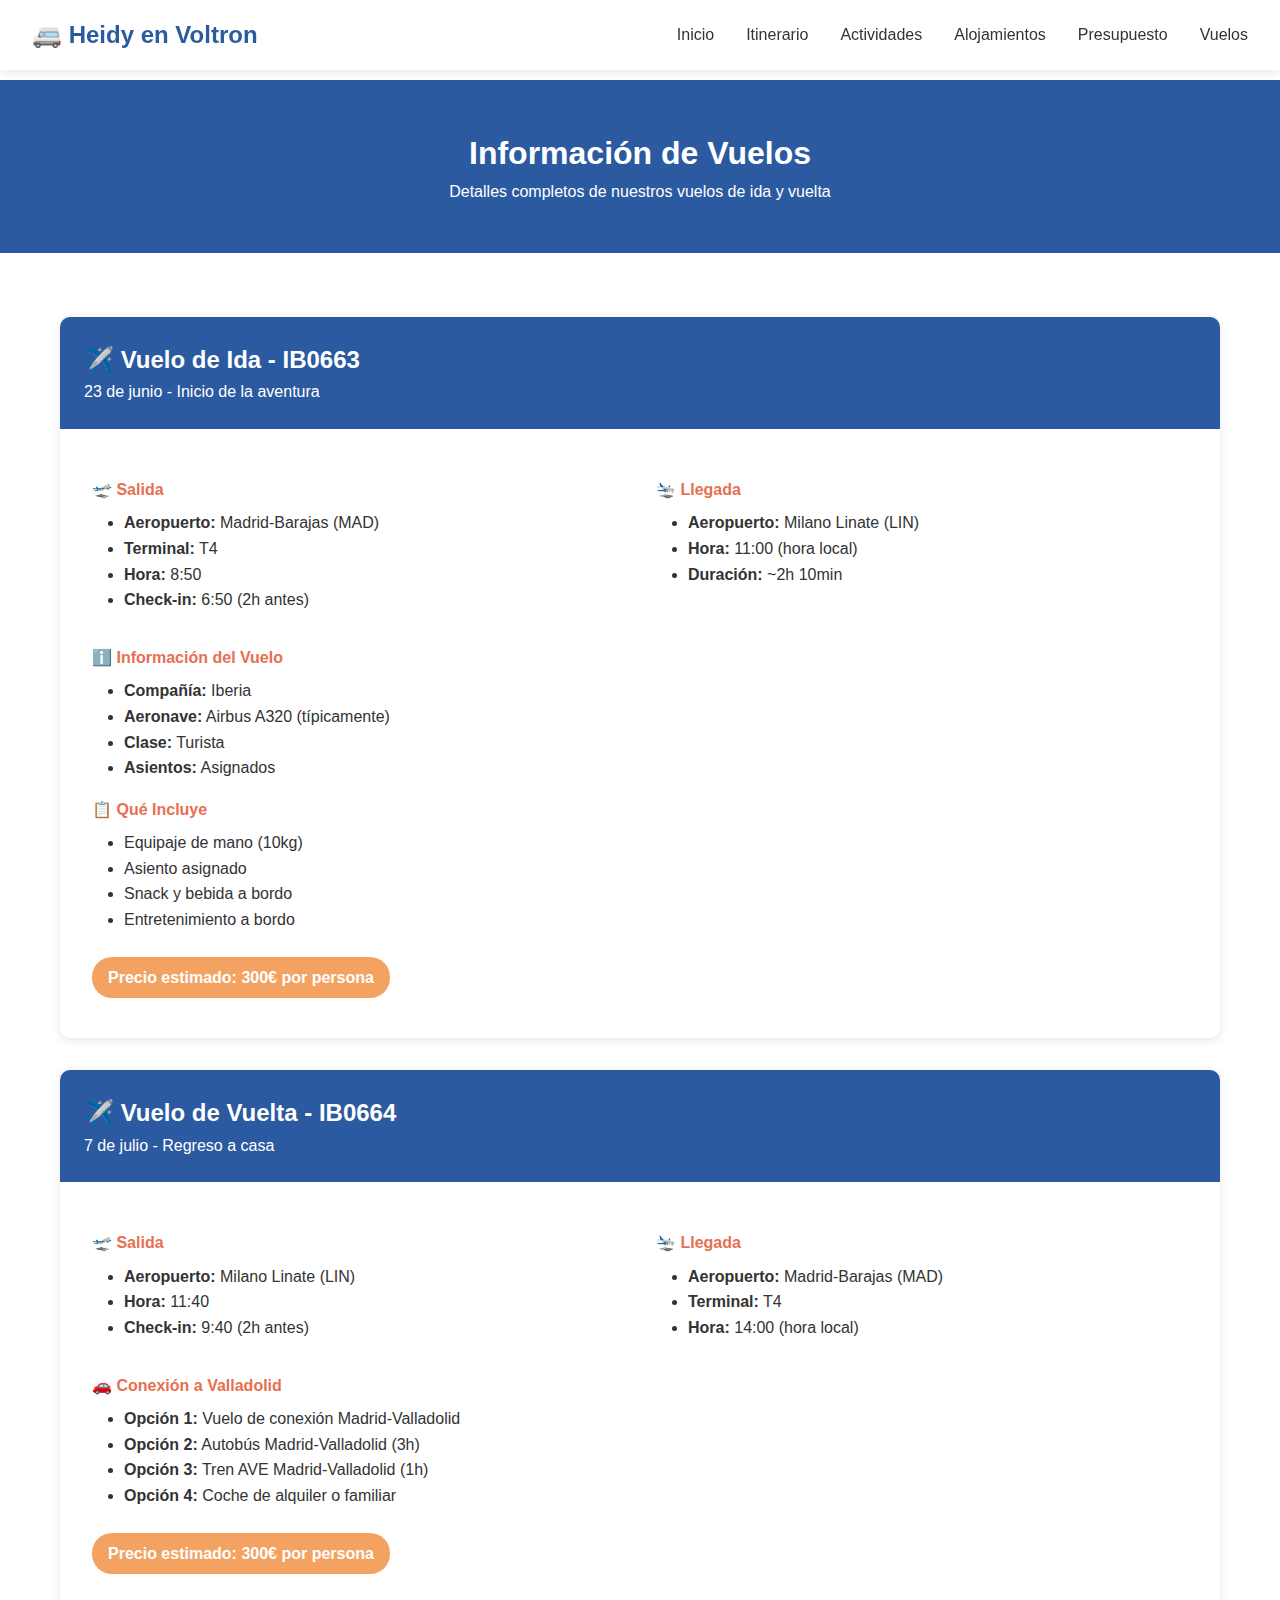
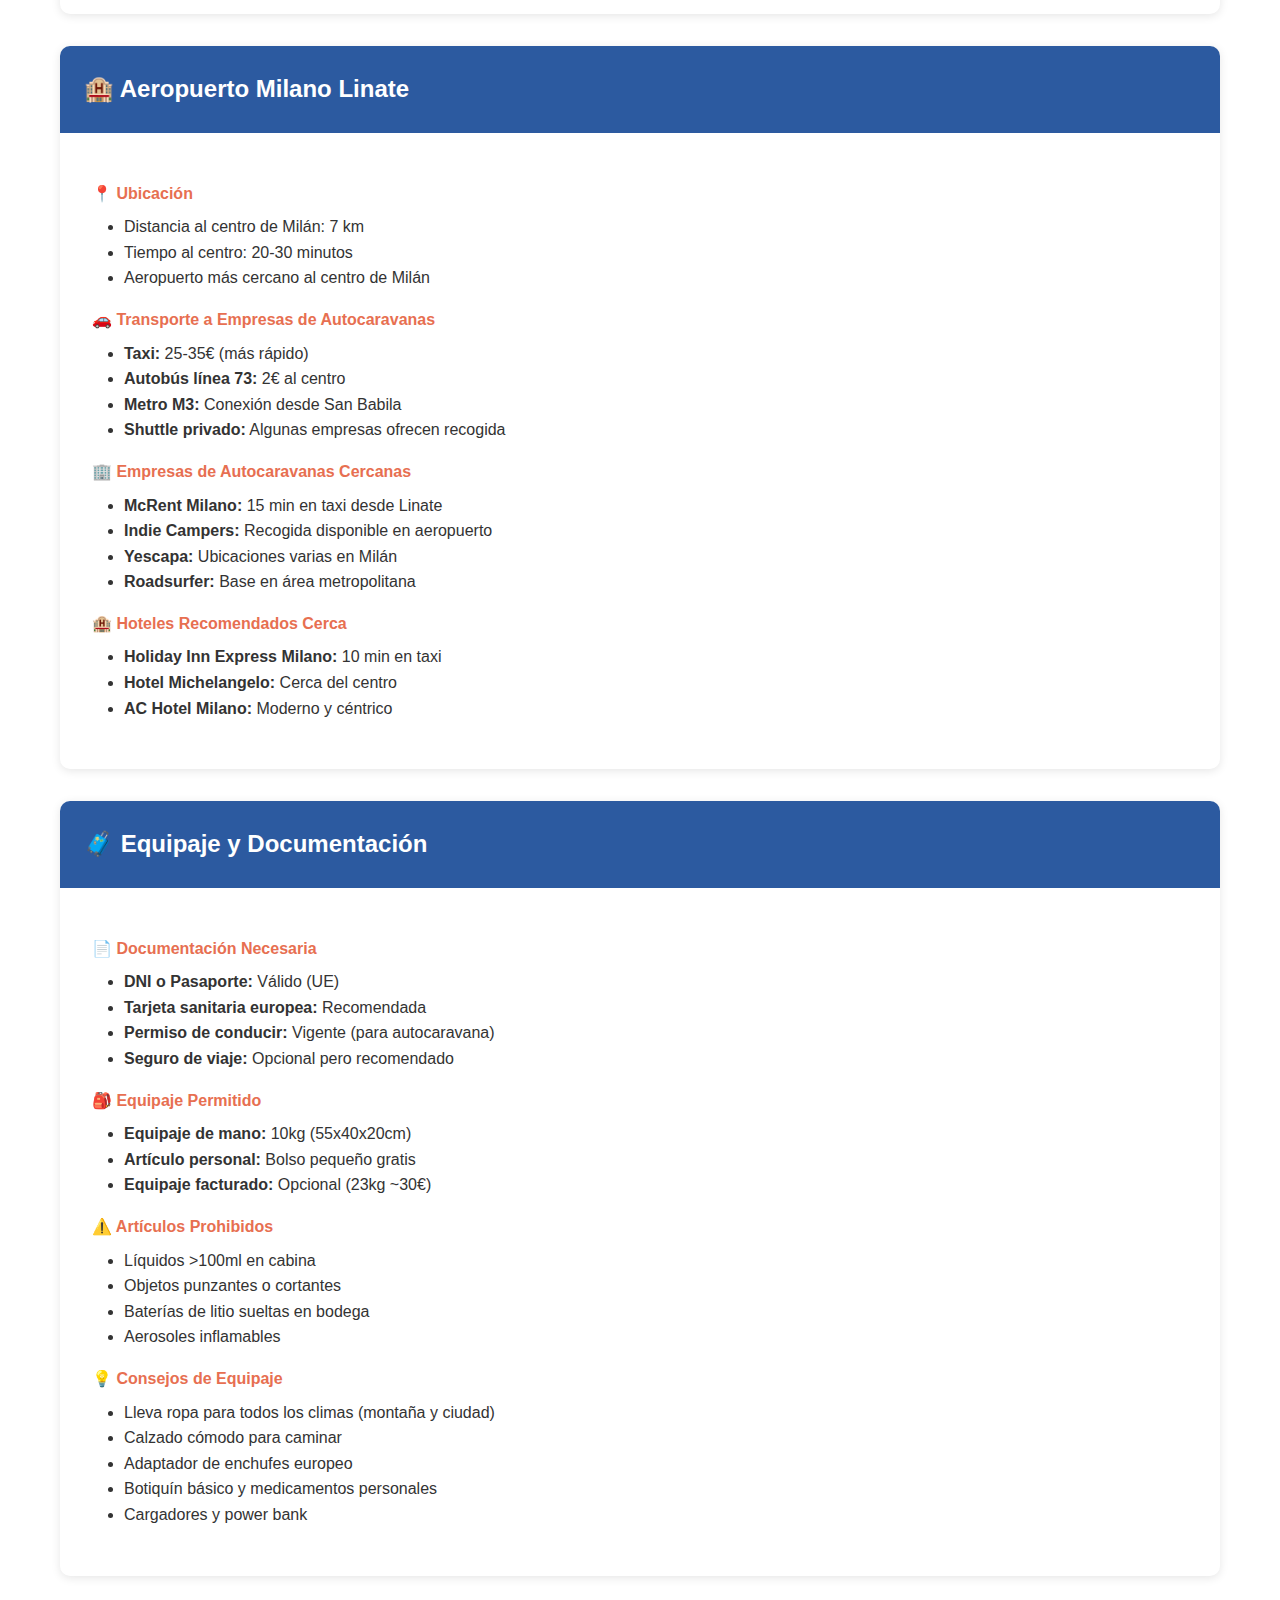
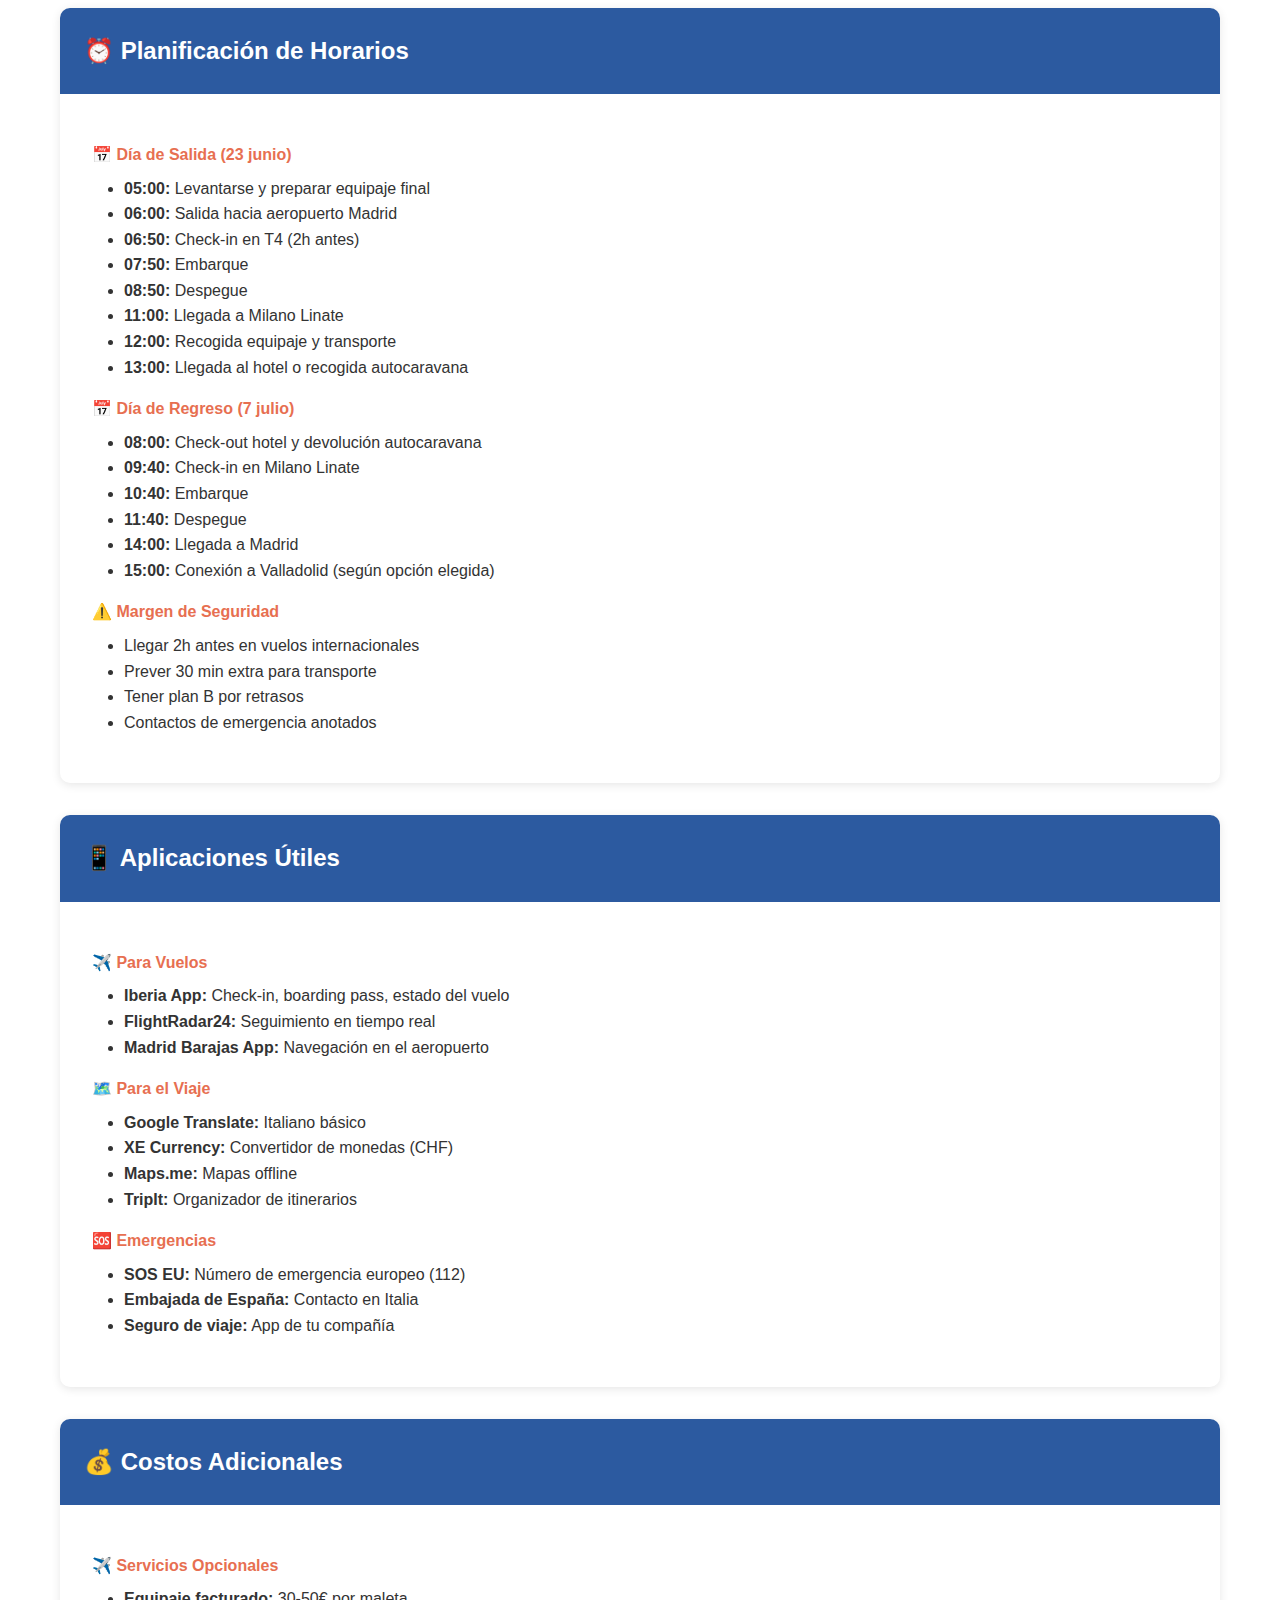
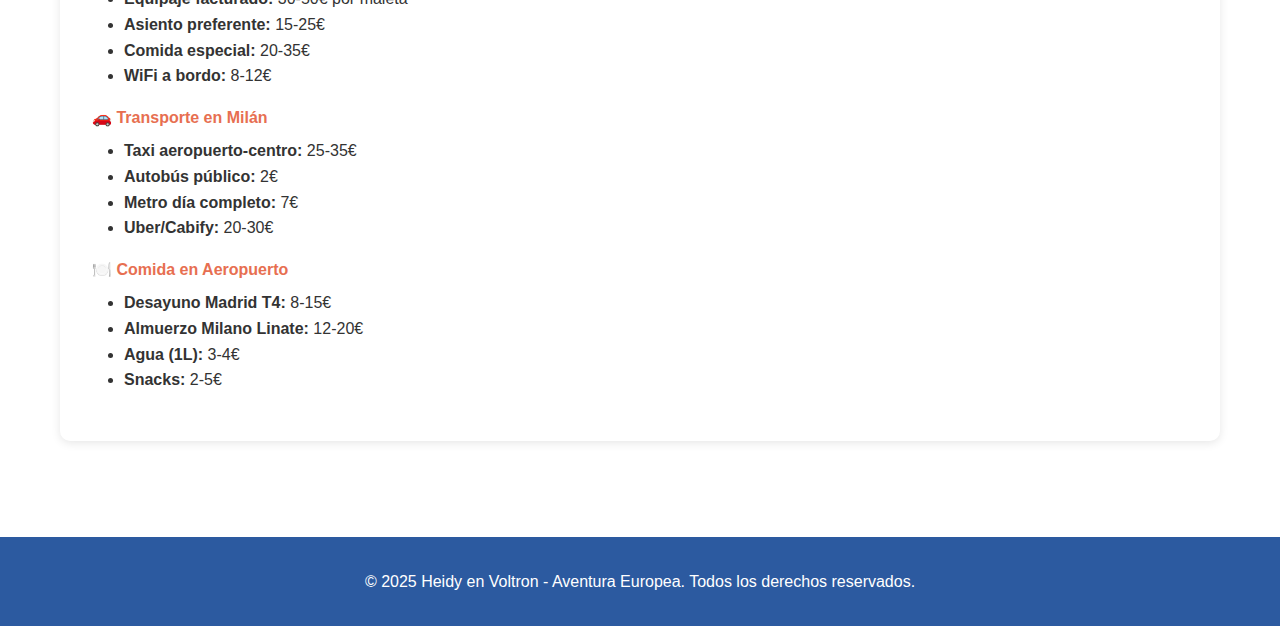
<file: vuelos.html>
<!DOCTYPE html>
<html lang="es">
<head>
    <meta charset="UTF-8">
    <meta name="viewport" content="width=device-width, initial-scale=1.0">
    <title>Vuelos - Heidy en Voltron</title>
    <link rel="stylesheet" href="styles.css">
</head>
<body>
    <header>
        <nav>
            <div class="logo">
                <h1>🚐 Heidy en Voltron</h1>
            </div>
            <ul class="nav-menu">
                <li><a href="index.html">Inicio</a></li>
                <li><a href="itinerario.html">Itinerario</a></li>
                <li><a href="actividades.html">Actividades</a></li>
                <li><a href="alojamientos.html">Alojamientos</a></li>
                <li><a href="presupuesto.html">Presupuesto</a></li>
                <li><a href="vuelos.html">Vuelos</a></li>
            </ul>
        </nav>
    </header>

    <main>
        <section class="page-header">
            <div class="container">
                <h1>Información de Vuelos</h1>
                <p>Detalles completos de nuestros vuelos de ida y vuelta</p>
            </div>
        </section>

        <section class="page-content">
            <div class="container">
                
                <div class="flight-card">
                    <div class="card-header">
                        <h2>✈️ Vuelo de Ida - IB0663</h2>
                        <p>23 de junio - Inicio de la aventura</p>
                    </div>
                    <div class="card-content">
                        <div style="display: grid; grid-template-columns: repeat(auto-fit, minmax(300px, 1fr)); gap: 2rem;">
                            <div>
                                <h4>🛫 Salida</h4>
                                <ul>
                                    <li><strong>Aeropuerto:</strong> Madrid-Barajas (MAD)</li>
                                    <li><strong>Terminal:</strong> T4</li>
                                    <li><strong>Hora:</strong> 8:50</li>
                                    <li><strong>Check-in:</strong> 6:50 (2h antes)</li>
                                </ul>
                            </div>
                            <div>
                                <h4>🛬 Llegada</h4>
                                <ul>
                                    <li><strong>Aeropuerto:</strong> Milano Linate (LIN)</li>
                                    <li><strong>Hora:</strong> 11:00 (hora local)</li>
                                    <li><strong>Duración:</strong> ~2h 10min</li>
                                </ul>
                            </div>
                        </div>
                        
                        <h4>ℹ️ Información del Vuelo</h4>
                        <ul>
                            <li><strong>Compañía:</strong> Iberia</li>
                            <li><strong>Aeronave:</strong> Airbus A320 (típicamente)</li>
                            <li><strong>Clase:</strong> Turista</li>
                            <li><strong>Asientos:</strong> Asignados</li>
                        </ul>
                        
                        <h4>📋 Qué Incluye</h4>
                        <ul>
                            <li>Equipaje de mano (10kg)</li>
                            <li>Asiento asignado</li>
                            <li>Snack y bebida a bordo</li>
                            <li>Entretenimiento a bordo</li>
                        </ul>
                        
                        <div class="price-tag">Precio estimado: 300€ por persona</div>
                    </div>
                </div>

                <div class="flight-card">
                    <div class="card-header">
                        <h2>✈️ Vuelo de Vuelta - IB0664</h2>
                        <p>7 de julio - Regreso a casa</p>
                    </div>
                    <div class="card-content">
                        <div style="display: grid; grid-template-columns: repeat(auto-fit, minmax(300px, 1fr)); gap: 2rem;">
                            <div>
                                <h4>🛫 Salida</h4>
                                <ul>
                                    <li><strong>Aeropuerto:</strong> Milano Linate (LIN)</li>
                                    <li><strong>Hora:</strong> 11:40</li>
                                    <li><strong>Check-in:</strong> 9:40 (2h antes)</li>
                                </ul>
                            </div>
                            <div>
                                <h4>🛬 Llegada</h4>
                                <ul>
                                    <li><strong>Aeropuerto:</strong> Madrid-Barajas (MAD)</li>
                                    <li><strong>Terminal:</strong> T4</li>
                                    <li><strong>Hora:</strong> 14:00 (hora local)</li>
                                </ul>
                            </div>
                        </div>
                        
                        <h4>🚗 Conexión a Valladolid</h4>
                        <ul>
                            <li><strong>Opción 1:</strong> Vuelo de conexión Madrid-Valladolid</li>
                            <li><strong>Opción 2:</strong> Autobús Madrid-Valladolid (3h)</li>
                            <li><strong>Opción 3:</strong> Tren AVE Madrid-Valladolid (1h)</li>
                            <li><strong>Opción 4:</strong> Coche de alquiler o familiar</li>
                        </ul>
                        
                        <div class="price-tag">Precio estimado: 300€ por persona</div>
                    </div>
                </div>

                <div class="flight-card">
                    <div class="card-header">
                        <h2>🏨 Aeropuerto Milano Linate</h2>
                    </div>
                    <div class="card-content">
                        <h4>📍 Ubicación</h4>
                        <ul>
                            <li>Distancia al centro de Milán: 7 km</li>
                            <li>Tiempo al centro: 20-30 minutos</li>
                            <li>Aeropuerto más cercano al centro de Milán</li>
                        </ul>
                        
                        <h4>🚗 Transporte a Empresas de Autocaravanas</h4>
                        <ul>
                            <li><strong>Taxi:</strong> 25-35€ (más rápido)</li>
                            <li><strong>Autobús línea 73:</strong> 2€ al centro</li>
                            <li><strong>Metro M3:</strong> Conexión desde San Babila</li>
                            <li><strong>Shuttle privado:</strong> Algunas empresas ofrecen recogida</li>
                        </ul>
                        
                        <h4>🏢 Empresas de Autocaravanas Cercanas</h4>
                        <ul>
                            <li><strong>McRent Milano:</strong> 15 min en taxi desde Linate</li>
                            <li><strong>Indie Campers:</strong> Recogida disponible en aeropuerto</li>
                            <li><strong>Yescapa:</strong> Ubicaciones varias en Milán</li>
                            <li><strong>Roadsurfer:</strong> Base en área metropolitana</li>
                        </ul>
                        
                        <h4>🏨 Hoteles Recomendados Cerca</h4>
                        <ul>
                            <li><strong>Holiday Inn Express Milano:</strong> 10 min en taxi</li>
                            <li><strong>Hotel Michelangelo:</strong> Cerca del centro</li>
                            <li><strong>AC Hotel Milano:</strong> Moderno y céntrico</li>
                        </ul>
                    </div>
                </div>

                <div class="flight-card">
                    <div class="card-header">
                        <h2>🧳 Equipaje y Documentación</h2>
                    </div>
                    <div class="card-content">
                        <h4>📄 Documentación Necesaria</h4>
                        <ul>
                            <li><strong>DNI o Pasaporte:</strong> Válido (UE)</li>
                            <li><strong>Tarjeta sanitaria europea:</strong> Recomendada</li>
                            <li><strong>Permiso de conducir:</strong> Vigente (para autocaravana)</li>
                            <li><strong>Seguro de viaje:</strong> Opcional pero recomendado</li>
                        </ul>
                        
                        <h4>🎒 Equipaje Permitido</h4>
                        <ul>
                            <li><strong>Equipaje de mano:</strong> 10kg (55x40x20cm)</li>
                            <li><strong>Artículo personal:</strong> Bolso pequeño gratis</li>
                            <li><strong>Equipaje facturado:</strong> Opcional (23kg ~30€)</li>
                        </ul>
                        
                        <h4>⚠️ Artículos Prohibidos</h4>
                        <ul>
                            <li>Líquidos >100ml en cabina</li>
                            <li>Objetos punzantes o cortantes</li>
                            <li>Baterías de litio sueltas en bodega</li>
                            <li>Aerosoles inflamables</li>
                        </ul>
                        
                        <h4>💡 Consejos de Equipaje</h4>
                        <ul>
                            <li>Lleva ropa para todos los climas (montaña y ciudad)</li>
                            <li>Calzado cómodo para caminar</li>
                            <li>Adaptador de enchufes europeo</li>
                            <li>Botiquín básico y medicamentos personales</li>
                            <li>Cargadores y power bank</li>
                        </ul>
                    </div>
                </div>

                <div class="flight-card">
                    <div class="card-header">
                        <h2>⏰ Planificación de Horarios</h2>
                    </div>
                    <div class="card-content">
                        <h4>📅 Día de Salida (23 junio)</h4>
                        <ul>
                            <li><strong>05:00:</strong> Levantarse y preparar equipaje final</li>
                            <li><strong>06:00:</strong> Salida hacia aeropuerto Madrid</li>
                            <li><strong>06:50:</strong> Check-in en T4 (2h antes)</li>
                            <li><strong>07:50:</strong> Embarque</li>
                            <li><strong>08:50:</strong> Despegue</li>
                            <li><strong>11:00:</strong> Llegada a Milano Linate</li>
                            <li><strong>12:00:</strong> Recogida equipaje y transporte</li>
                            <li><strong>13:00:</strong> Llegada al hotel o recogida autocaravana</li>
                        </ul>
                        
                        <h4>📅 Día de Regreso (7 julio)</h4>
                        <ul>
                            <li><strong>08:00:</strong> Check-out hotel y devolución autocaravana</li>
                            <li><strong>09:40:</strong> Check-in en Milano Linate</li>
                            <li><strong>10:40:</strong> Embarque</li>
                            <li><strong>11:40:</strong> Despegue</li>
                            <li><strong>14:00:</strong> Llegada a Madrid</li>
                            <li><strong>15:00:</strong> Conexión a Valladolid (según opción elegida)</li>
                        </ul>
                        
                        <h4>⚠️ Margen de Seguridad</h4>
                        <ul>
                            <li>Llegar 2h antes en vuelos internacionales</li>
                            <li>Prever 30 min extra para transporte</li>
                            <li>Tener plan B por retrasos</li>
                            <li>Contactos de emergencia anotados</li>
                        </ul>
                    </div>
                </div>

                <div class="flight-card">
                    <div class="card-header">
                        <h2>📱 Aplicaciones Útiles</h2>
                    </div>
                    <div class="card-content">
                        <h4>✈️ Para Vuelos</h4>
                        <ul>
                            <li><strong>Iberia App:</strong> Check-in, boarding pass, estado del vuelo</li>
                            <li><strong>FlightRadar24:</strong> Seguimiento en tiempo real</li>
                            <li><strong>Madrid Barajas App:</strong> Navegación en el aeropuerto</li>
                        </ul>
                        
                        <h4>🗺️ Para el Viaje</h4>
                        <ul>
                            <li><strong>Google Translate:</strong> Italiano básico</li>
                            <li><strong>XE Currency:</strong> Convertidor de monedas (CHF)</li>
                            <li><strong>Maps.me:</strong> Mapas offline</li>
                            <li><strong>TripIt:</strong> Organizador de itinerarios</li>
                        </ul>
                        
                        <h4>🆘 Emergencias</h4>
                        <ul>
                            <li><strong>SOS EU:</strong> Número de emergencia europeo (112)</li>
                            <li><strong>Embajada de España:</strong> Contacto en Italia</li>
                            <li><strong>Seguro de viaje:</strong> App de tu compañía</li>
                        </ul>
                    </div>
                </div>

                <div class="flight-card">
                    <div class="card-header">
                        <h2>💰 Costos Adicionales</h2>
                    </div>
                    <div class="card-content">
                        <h4>✈️ Servicios Opcionales</h4>
                        <ul>
                            <li><strong>Equipaje facturado:</strong> 30-50€ por maleta</li>
                            <li><strong>Asiento preferente:</strong> 15-25€</li>
                            <li><strong>Comida especial:</strong> 20-35€</li>
                            <li><strong>WiFi a bordo:</strong> 8-12€</li>
                        </ul>
                        
                        <h4>🚗 Transporte en Milán</h4>
                        <ul>
                            <li><strong>Taxi aeropuerto-centro:</strong> 25-35€</li>
                            <li><strong>Autobús público:</strong> 2€</li>
                            <li><strong>Metro día completo:</strong> 7€</li>
                            <li><strong>Uber/Cabify:</strong> 20-30€</li>
                        </ul>
                        
                        <h4>🍽️ Comida en Aeropuerto</h4>
                        <ul>
                            <li><strong>Desayuno Madrid T4:</strong> 8-15€</li>
                            <li><strong>Almuerzo Milano Linate:</strong> 12-20€</li>
                            <li><strong>Agua (1L):</strong> 3-4€</li>
                            <li><strong>Snacks:</strong> 2-5€</li>
                        </ul>
                    </div>
                </div>

            </div>
        </section>
    </main>

    <footer>
        <div class="container">
            <p>&copy; 2025 Heidy en Voltron - Aventura Europea. Todos los derechos reservados.</p>
        </div>
    </footer>
</body>
</html>
</file>
<file: styles.css>
:root {
    --primary-color: #2c5aa0;
    --secondary-color: #f4a261;
    --accent-color: #e76f51;
    --text-color: #333;
    --light-bg: #f8f9fa;
    --white: #ffffff;
    --shadow: 0 2px 10px rgba(0,0,0,0.1);
}

* {
    margin: 0;
    padding: 0;
    box-sizing: border-box;
}

body {
    font-family: 'Arial', sans-serif;
    line-height: 1.6;
    color: var(--text-color);
}

.container {
    max-width: 1200px;
    margin: 0 auto;
    padding: 0 20px;
}

/* Header & Navigation */
header {
    background: var(--white);
    box-shadow: var(--shadow);
    position: fixed;
    width: 100%;
    top: 0;
    z-index: 1000;
}

nav {
    display: flex;
    justify-content: space-between;
    align-items: center;
    padding: 1rem 2rem;
}

.logo h1 {
    color: var(--primary-color);
    font-size: 1.5rem;
}

.nav-menu {
    display: flex;
    list-style: none;
    gap: 2rem;
}

.nav-menu a {
    text-decoration: none;
    color: var(--text-color);
    font-weight: 500;
    transition: color 0.3s;
}

.nav-menu a:hover {
    color: var(--primary-color);
}

/* Main Content */
main {
    margin-top: 80px;
}

/* Hero Section */
.hero {
    background: linear-gradient(135deg, var(--primary-color), var(--secondary-color));
    color: var(--white);
    text-align: center;
    padding: 4rem 2rem;
}

.hero-content h1 {
    font-size: 3rem;
    margin-bottom: 0.5rem;
}

.hero-content h2 {
    font-size: 1.5rem;
    margin-bottom: 2rem;
    opacity: 0.9;
}

.hero-content p {
    font-size: 1.2rem;
    max-width: 800px;
    margin: 0 auto 3rem;
}

.trip-highlights {
    display: grid;
    grid-template-columns: repeat(auto-fit, minmax(250px, 1fr));
    gap: 2rem;
    max-width: 900px;
    margin: 0 auto;
}

.highlight {
    background: rgba(255,255,255,0.1);
    padding: 2rem;
    border-radius: 10px;
    backdrop-filter: blur(10px);
}

.highlight .icon {
    font-size: 3rem;
    display: block;
    margin-bottom: 1rem;
}

.highlight h3 {
    font-size: 1.5rem;
    margin-bottom: 0.5rem;
}

/* Trip Overview */
.trip-overview {
    padding: 4rem 0;
    background: var(--light-bg);
}

.trip-overview h2 {
    text-align: center;
    margin-bottom: 3rem;
    font-size: 2.5rem;
    color: var(--primary-color);
}

.trip-stats {
    display: grid;
    grid-template-columns: repeat(auto-fit, minmax(200px, 1fr));
    gap: 2rem;
}

.stat {
    text-align: center;
    background: var(--white);
    padding: 2rem;
    border-radius: 10px;
    box-shadow: var(--shadow);
}

.stat h3 {
    font-size: 3rem;
    color: var(--accent-color);
    margin-bottom: 0.5rem;
}

/* Quick Links */
.quick-links {
    padding: 4rem 0;
}

.quick-links h2 {
    text-align: center;
    margin-bottom: 3rem;
    font-size: 2.5rem;
    color: var(--primary-color);
}

.links-grid {
    display: grid;
    grid-template-columns: repeat(auto-fit, minmax(300px, 1fr));
    gap: 2rem;
}

.link-card {
    background: var(--white);
    padding: 2rem;
    border-radius: 10px;
    box-shadow: var(--shadow);
    text-decoration: none;
    color: var(--text-color);
    transition: transform 0.3s, box-shadow 0.3s;
    text-align: center;
}

.link-card:hover {
    transform: translateY(-5px);
    box-shadow: 0 5px 20px rgba(0,0,0,0.15);
}

.link-card .icon {
    font-size: 3rem;
    display: block;
    margin-bottom: 1rem;
}

.link-card h3 {
    font-size: 1.5rem;
    margin-bottom: 1rem;
    color: var(--primary-color);
}

/* Content Pages */
.page-header {
    background: var(--primary-color);
    color: var(--white);
    text-align: center;
    padding: 3rem 2rem;
    margin-top: 80px;
}

.page-content {
    padding: 4rem 0;
}

.day-card, .activity-card, .accommodation-card, .budget-item, .flight-card {
    background: var(--white);
    border-radius: 10px;
    box-shadow: var(--shadow);
    margin-bottom: 2rem;
    overflow: hidden;
}

.day-header, .card-header {
    background: var(--primary-color);
    color: var(--white);
    padding: 1.5rem;
}

.day-content, .card-content {
    padding: 2rem;
}

.day-content h4, .card-content h4 {
    color: var(--accent-color);
    margin: 1rem 0 0.5rem;
}

.day-content ul, .card-content ul {
    margin-left: 2rem;
    margin-bottom: 1rem;
}

.price-tag {
    background: var(--secondary-color);
    color: var(--white);
    padding: 0.5rem 1rem;
    border-radius: 20px;
    display: inline-block;
    font-weight: bold;
    margin: 0.5rem 0;
}

.budget-summary {
    background: var(--light-bg);
    padding: 2rem;
    border-radius: 10px;
    margin-top: 2rem;
}

.budget-total {
    text-align: center;
    font-size: 2rem;
    color: var(--accent-color);
    font-weight: bold;
    margin-top: 1rem;
}

/* Footer */
footer {
    background: var(--primary-color);
    color: var(--white);
    text-align: center;
    padding: 2rem 0;
}

/* Responsive Design */
@media (max-width: 768px) {
    .nav-menu {
        flex-direction: column;
        gap: 1rem;
    }
    
    .hero-content h1 {
        font-size: 2rem;
    }
    
    .hero-content h2 {
        font-size: 1.2rem;
    }
    
    .trip-highlights {
        grid-template-columns: 1fr;
    }
    
    .links-grid {
        grid-template-columns: 1fr;
    }
}
</file>
